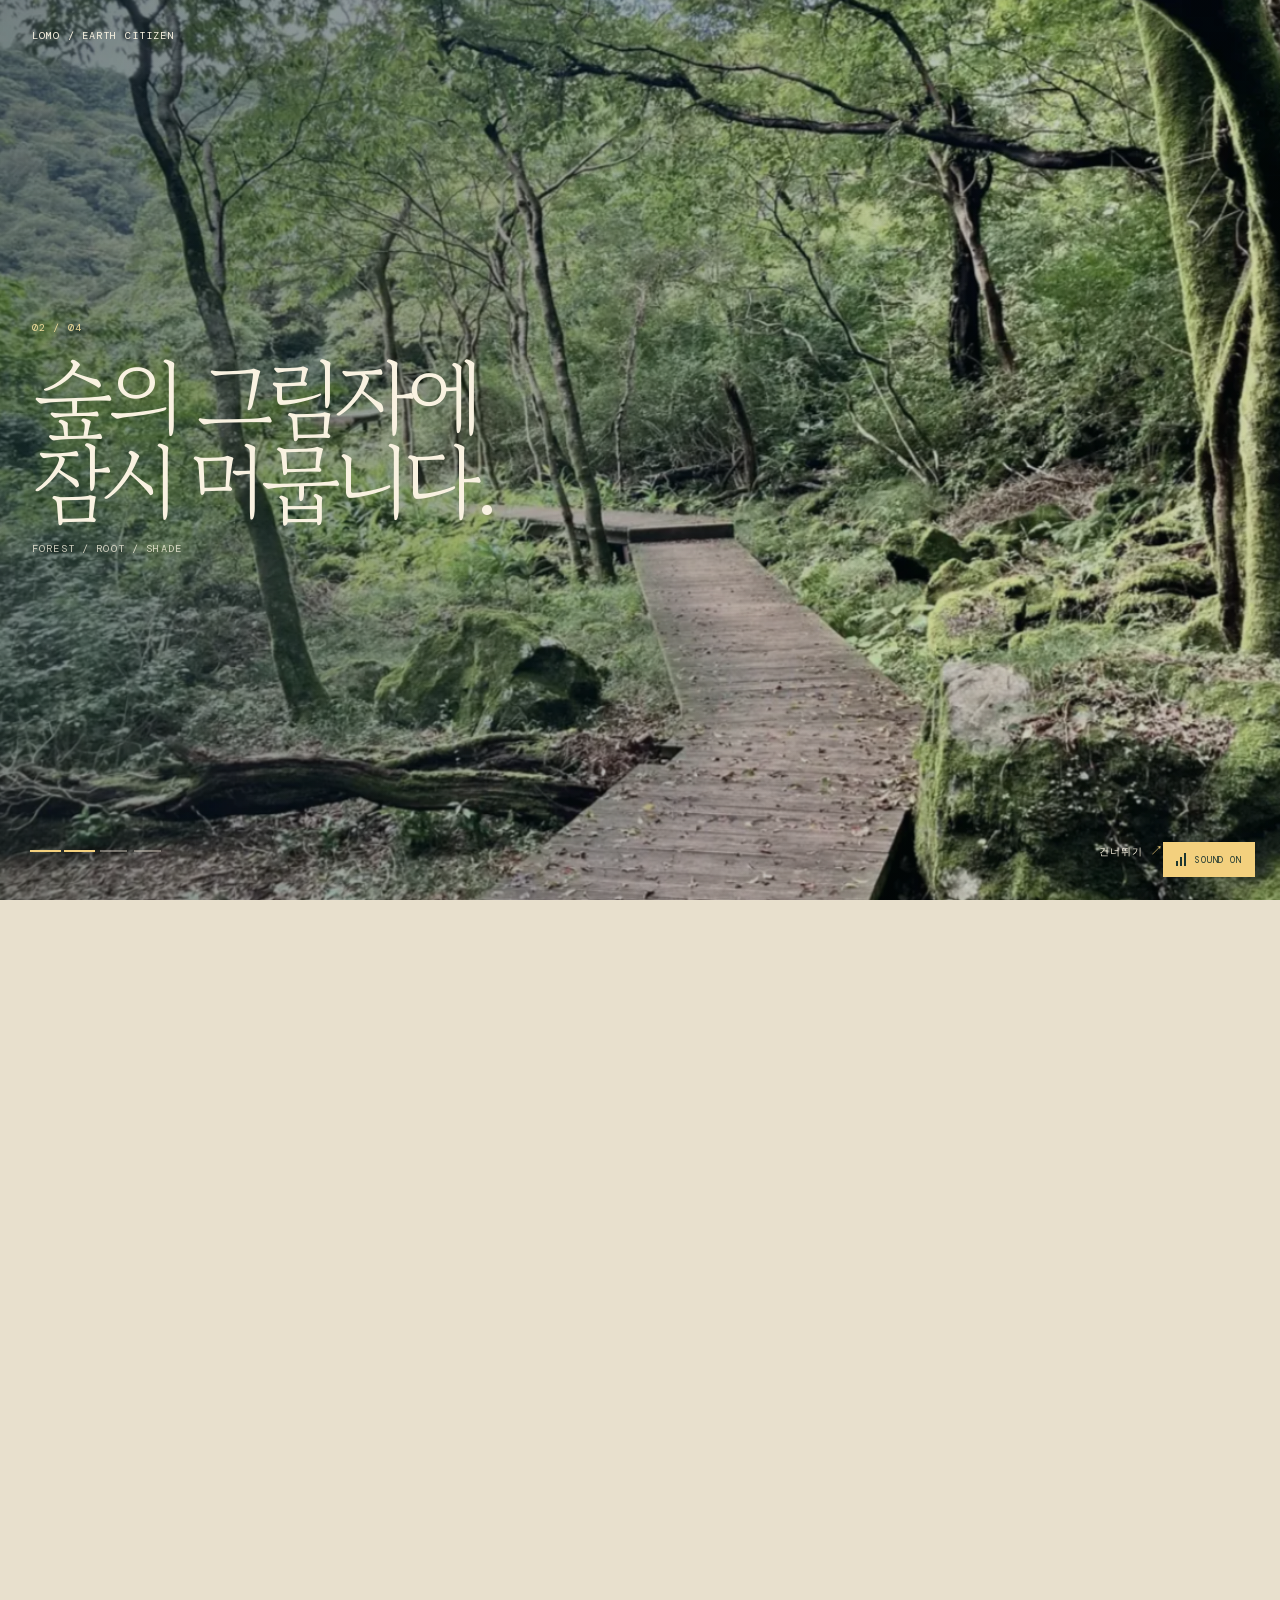
<file: index.html>
<!DOCTYPE html>
<html data-static-lang="ko" lang="ko">
<head>
<meta charset="utf-8"/>
<meta content="width=device-width, initial-scale=1.0" name="viewport"/>
<meta content="#e8e0cd" name="theme-color"/>
<meta content="여러 나라와 도시에서 직접 살아보고 이동하며 배운 것을 기록하는 Jikoo On의 Earth Citizen 아카이브. 여행·한달살기·바다·사진·LOMO Route Studio." name="description"/>
<meta content="Jikoo On" name="author"/>
<meta content="light" name="color-scheme"/>
<meta content="index, follow, max-image-preview:large" name="robots"/>
<script>
      try {
        const savedLanguage = localStorage.getItem("lomo-language");
        const browserLanguage = navigator.language || navigator.userLanguage || "";
        const staticLanguage = document.documentElement.dataset.staticLang;
        const initialLanguage = staticLanguage === "ko" || staticLanguage === "en" ? staticLanguage : (savedLanguage === "ko" || savedLanguage === "en" ? savedLanguage : (/^ko(?:-|$)/i.test(browserLanguage) ? "ko" : "en"));
        document.documentElement.lang = initialLanguage;
        document.documentElement.dataset.lang = initialLanguage;
      } catch (_) {
        document.documentElement.lang = "ko";
        document.documentElement.dataset.lang = "ko";
      }
    </script>
<script type="application/ld+json">
{
  "@context": "https://schema.org",
  "@graph": [
    {
      "@type": "WebSite",
      "@id": "https://jikoolomo.github.io/lomo-webpage/#website",
      "url": "https://jikoolomo.github.io/lomo-webpage/",
      "name": "Jikoo On · LOMO Links",
      "description": "여러 나라와 도시에서 직접 살아보고 이동하며 배운 것을 기록하는 Jikoo On의 Earth Citizen 아카이브. 여행·한달살기·바다·사진·LOMO Route Studio.",
      "inLanguage": "ko"
    },
    {
      "@type": "WebPage",
      "@id": "https://jikoolomo.github.io/lomo-webpage/#webpage",
      "url": "https://jikoolomo.github.io/lomo-webpage/ko/",
      "name": "Jikoo On · Earth Citizen | 여행하며 살아보고 만드는 기록",
      "description": "여러 나라와 도시에서 직접 살아보고 이동하며 배운 것을 기록하는 Jikoo On의 Earth Citizen 아카이브. 여행·한달살기·바다·사진·LOMO Route Studio.",
      "inLanguage": "ko",
      "isPartOf": {
        "@id": "https://jikoolomo.github.io/lomo-webpage/#website"
      },
      "about": {
        "@id": "https://jikoolomo.github.io/lomo-webpage/#person"
      },
      "primaryImageOfPage": {
        "@type": "ImageObject",
        "url": "https://jikoolomo.github.io/lomo-webpage/images/hero-earth.webp"
      }
    },
    {
      "@type": "Person",
      "@id": "https://jikoolomo.github.io/lomo-webpage/#person",
      "name": "Jikoo On",
      "alternateName": "지쿠 On",
      "sameAs": [
        "https://www.instagram.com/jikookim/",
        "https://brunch.co.kr/@eatfear",
        "https://eatfear.tistory.com/"
      ]
    }
  ]
}
</script>
<link href="https://jikoolomo.github.io/lomo-webpage/" rel="canonical"/>
<link href="https://jikoolomo.github.io/lomo-webpage/ko/" hreflang="ko" rel="alternate"/>
<link href="https://jikoolomo.github.io/lomo-webpage/en/" hreflang="en" rel="alternate"/>
<link href="https://jikoolomo.github.io/lomo-webpage/" hreflang="x-default" rel="alternate"/>
<meta content="https://jikoolomo.github.io/lomo-webpage/" property="og:url"/>
<meta content="website" property="og:type"/>
<meta content="Jikoo On · LOMO Links" property="og:site_name"/>
<meta content="Jikoo On · Earth Citizen | 여행하며 살아보고 만드는 기록" property="og:title"/>
<meta content="여행·사진·바다·LOMO Route Studio를 기록하는 Jikoo On의 Earth Citizen living archive." property="og:description"/>
<meta content="https://jikoolomo.github.io/lomo-webpage/images/og-image-ko.jpg" property="og:image"/>
<meta content="1200" property="og:image:width"/>
<meta content="630" property="og:image:height"/>
<meta content="image/jpeg" property="og:image:type"/>
<meta content="ko_KR" property="og:locale"/>
<meta content="en_US" property="og:locale:alternate"/>
<meta content="summary_large_image" name="twitter:card"/>
<meta content="Jikoo On · Earth Citizen | 여행하며 살아보고 만드는 기록" name="twitter:title"/>
<meta content="여행·사진·바다·LOMO Route Studio를 기록하는 Jikoo On의 Earth Citizen living archive." name="twitter:description"/>
<meta content="https://jikoolomo.github.io/lomo-webpage/images/og-image-ko.jpg" name="twitter:image"/>
<script>
      try {
        const replay = new URLSearchParams(location.search).get("intro") === "1";
        const reduced = matchMedia("(prefers-reduced-motion: reduce)").matches;
        const params = new URLSearchParams(location.search);
        const socialSource = /^(ig|instagram|threads|brunch|tistory)$/i.test(params.get("utm_source") || "") || /social/i.test(params.get("utm_medium") || "");
        if ((replay || (!socialSource && !localStorage.getItem("lomo-intro-seen"))) && !reduced) {
          document.documentElement.classList.add("intro-pending");
        }
      } catch (_) {}
    </script>
<link href="styles.min.css" rel="stylesheet"/>
<link as="font" crossorigin="" href="fonts/gowun-batang-400.woff2" rel="preload" type="font/woff2"/>
<link as="image" fetchpriority="high" href="images/intro-sea.webp" rel="preload" type="image/webp"/>
<link as="image" href="images/intro-forest.webp" rel="preload" type="image/webp"/>
<link as="image" href="images/intro-desert.webp" rel="preload" type="image/webp"/>
<link as="image" href="images/intro-moss.webp" rel="preload" type="image/webp"/>
<link as="image" fetchpriority="high" href="images/hero-earth.webp" imagesizes="(max-width: 600px) 88vw, 390px" imagesrcset="images/hero-earth-400.webp 400w, images/hero-earth.webp 1200w" rel="preload" type="image/webp"/>
<link href="data:image/svg+xml,%3Csvg xmlns='http://www.w3.org/2000/svg' viewBox='0 0 64 64'%3E%3Crect width='64' height='64' rx='12' fill='%23123f3d'/%3E%3Cpath d='M43 12C27 8 14 19 14 33c0 14 14 23 27 16 8-4 9-17 1-23-5-4-13-1-13 6 0 5 5 8 9 5' fill='none' stroke='%23e8e0cd' stroke-width='4.5' stroke-linecap='round'/%3E%3C/svg%3E" rel="icon"/>
<title>Jikoo On · Earth Citizen | 여행하며 살아보고 만드는 기록</title>
</head>
<body>
<!--
      LOMO Links / independent GitHub Pages source
      Brand idea: a citizen of Earth holding distant climates together.
      Replace only image URLs in styles.css when using personal photographs.
    -->
<div aria-hidden="true" class="ecosystem-intro" data-theme="sea" hidden="" id="ecosystem-intro">
<div aria-hidden="true" class="intro-landscapes">
  <div class="intro-landscape intro-landscape--sea is-active" data-theme="sea"></div>
  <div class="intro-landscape intro-landscape--forest" data-theme="forest"></div>
  <div class="intro-landscape intro-landscape--desert" data-theme="desert"></div>
  <div class="intro-landscape intro-landscape--moss" data-theme="moss"></div>
</div>
<div aria-hidden="true" class="intro-shade"></div>
<div class="intro-content">
<p class="intro-brand">LOMO / EARTH CITIZEN</p>
<div class="intro-center">
<span class="intro-number">01 / 04</span>
<p class="intro-korean">바다의 조류를<br/>따라갑니다.</p>
<p class="intro-english">SEA / SALT / TIDE</p>
</div>
<div class="intro-footer">
<div aria-hidden="true" class="intro-progress"><i class="is-active"></i><i></i><i></i><i></i></div>
<button class="intro-skip" data-i18n-html="intro.skip" type="button">건너뛰기 <span>↗</span></button>
</div>
</div>
</div>
<audio id="ambient-sea" loop="" preload="none"><source src="audio/lomo-sea-ambient.mp3" type="audio/mpeg"/></audio>
<audio id="ambient-forest" loop="" preload="none"><source src="audio/lomo-forest-ambient.mp3" type="audio/mpeg"/></audio>
<audio id="ambient-desert" loop="" preload="none"><source src="audio/lomo-desert-ambient.mp3" type="audio/mpeg"/></audio>
<audio id="ambient-moss" loop="" preload="none"><source src="audio/lomo-moss-ambient.mp3" type="audio/mpeg"/></audio>
<button aria-label="자연 배경음 켜기" aria-pressed="false" class="sound-toggle" data-sound-toggle="" type="button">
<span aria-hidden="true" class="sound-glyph"><i></i><i></i><i></i></span>
<span aria-live="polite" data-sound-label="">SOUND OFF</span>
</button>
<main class="site-shell" id="site-content">
<div aria-hidden="true" class="contour contour--top"></div>
<header class="site-header wrap">
<a aria-label="Jikoo On 홈으로 이동" class="brand" data-i18n-aria-label="brand.home" href="#top">
<svg aria-hidden="true" class="brand-mark" fill="none" viewbox="0 0 48 48">
<path d="M33.5 8.5C22 5 11 12.3 11 24.5c0 11.5 11.2 18.4 21.7 13.1 7.7-3.9 8.4-14.2 1.5-19.2-4.6-3.3-11.2-.6-11.2 5.1 0 4 4.2 6.4 7.5 4.1" stroke="currentColor" stroke-linecap="round" stroke-width="3.4"></path>
<path d="M24 14.5c3.5 2.9 5.2 6.1 5.2 9.5 0 3.9-1.9 7.1-5.7 9.7" stroke="currentColor" stroke-linecap="round" stroke-width="2"></path>
</svg>
<span>
<b>JIKOO ON</b>
<em>LOMO LINKS / LIVING ARCHIVE</em>
</span>
</a>
  <div class="header-tools">
    <p class="header-climates" data-i18n="header.climates">○ 바다 · 숲 · 사막 · 이끼숲</p>
    <div aria-label="언어 선택" class="language-switcher" data-i18n-aria-label="language.group" role="group">
      <a aria-current="page" data-language="ko" href="ko/">한국어</a><span aria-hidden="true">/</span><a data-language="en" href="en/">EN</a>
    </div>
  </div>
</header>
<section aria-labelledby="page-title" class="hero wrap">
  <div class="hero-copy">
    <p class="eyebrow" data-i18n="hero.eyebrow">JIKOO ON / EARTH CITIZEN</p>
    <h1 data-i18n-html="hero.titleNew" id="page-title">여행지를 찾는 게 아니라,<br/>나에게 맞는 <i>삶의 장소</i>를 찾습니다.</h1>
    <p class="hero-lead" data-i18n="hero.bodyNew">지구 위 여러 도시에서 직접 살아보고, 이동하고, 사람을 만나고, 바다에 들어가고, 그 과정에서 알게 된 것들을 기록합니다.</p>
    <p class="hero-lead hero-lead-secondary" data-i18n="hero.bodySecondary">그리고 그 경험으로 새로운 도구를 만듭니다.</p>
    <div class="hero-actions">
      <a class="button button-primary" data-track="hero-earth-citizen" href="#explore" data-i18n="hero.primary">EARTH CITIZEN에서 시작하기 ↘</a>
      <a class="button button-secondary" data-track="hero-route-studio" href="#route-studio" data-i18n="hero.secondary">내 여행을 ROUTE로 만들기 ↗</a>
    </div>
    <div class="hero-meta-bar">
      <p class="geo-line">VIETNAM · THAILAND · PHILIPPINES · INDONESIA · LAOS · JAPAN · USA</p>
      <p class="origin-quote" data-i18n-html="hero.origin">물이 무서웠습니다.<br/><strong>지금은 다이버입니다.</strong></p>
    </div>
  </div>
  <figure class="hero-polaroid">
    <img alt="안개가 감도는 숲과 산의 풍경" data-i18n-alt="image.hero" decoding="async" fetchpriority="high" loading="eager" sizes="(max-width: 600px) 88vw, 390px" src="images/hero-earth.webp" srcset="images/hero-earth-400.webp 400w, images/hero-earth.webp 1200w"/>
    <figcaption><span>FIELD NOTE / EARTH</span><span>shared climates</span></figcaption>
    <div class="biome-strip">
      <span class="sea">SEA / SALT</span>
      <span class="forest">FOREST / ROOT</span>
      <span class="desert">DESERT / DUST</span>
      <span class="moss">MOSS / MIST</span>
    </div>
  </figure>
</section>

<section aria-labelledby="explore-title" class="section-block explore-section wrap" id="explore">
  <div class="section-heading">
    <p>SECTION 02 / FIELD DIRECTIONS</p>
    <h2 data-i18n="explore.title" id="explore-title">WHAT ARE YOU LOOKING FOR?</h2>
    <span data-i18n="explore.lead">하나의 플랫폼이 아니라, 지금 당신이 궁금한 방향에서 시작하세요.</span>
  </div>
  <div class="explore-grid">
    <a class="explore-card sea-card" data-sound-theme="desert" href="#field-notes">
      <span class="card-index">01 / LIVE</span>
      <h3 data-i18n="explore.live.title">어디에서 살아볼까</h3>
      <p data-i18n="explore.live.body">도시 · 한달살기 · 생활비 · 날씨 · 동네 · 장기체류</p>
      <span class="card-arrow">↘</span>
    </a>
    <a class="explore-card forest-card" data-sound-theme="sea" href="#route-studio">
      <span class="card-index">02 / MOVE</span>
      <h3 data-i18n="explore.move.title">어떻게 이동할까</h3>
      <p data-i18n="explore.move.body">국경 · 항공 · 버스 · 비자 · 이동 · 여행 준비</p>
      <span class="card-arrow">↘</span>
    </a>
    <a class="explore-card desert-card" data-sound-theme="forest" href="#archive">
      <span class="card-index">03 / CONNECT</span>
      <h3 data-i18n="explore.connect.title">낯선 곳에서 어떻게 살아갈까</h3>
      <p data-i18n="explore.connect.body">혼자 여행 · 사람 만나기 · 관계 · 커뮤니티 · 현지생활</p>
      <span class="card-arrow">↘</span>
    </a>
    <a class="explore-card moss-card" data-sound-theme="sea" href="#field-notes">
      <span class="card-index">04 / EXPLORE</span>
      <h3 data-i18n="explore.explore.title">무엇을 경험할까</h3>
      <p data-i18n="explore.explore.body">다이빙 · 서핑 · 섬 · 바다 · 자연 · 모험</p>
      <span class="card-arrow">↘</span>
    </a>
    <a class="explore-card make-card" data-sound-theme="moss" href="#route-studio">
      <span class="card-index">05 / MAKE / RECORD</span>
      <h3 data-i18n="explore.make.title">경험을 어떻게 남길까</h3>
      <p data-i18n="explore.make.body">사진 · 글 · LOMO Route Studio · 만들기</p>
      <span class="card-arrow">↘</span>
    </a>
  </div>
</section>

<section aria-labelledby="field-notes-title" class="section-block field-notes-section wrap" id="field-notes">
  <div class="section-heading">
    <p>SECTION 03 / LIVING ARCHIVE</p>
    <h2 data-i18n="notes.title" id="field-notes-title">LATEST FIELD NOTES</h2>
    <span data-i18n="notes.lead">최근 현장 기록. 플랫폼보다 먼저, 경험과 문장을 만납니다.</span>
  </div>
  <div aria-live="polite" class="field-notes-grid" data-field-notes>
    <a class="field-note" data-sound-theme="desert" data-track="field-note" href="https://eatfear.tistory.com/" rel="noreferrer noopener" target="_blank">
      <img alt="동남아에서 한 달 살아본다면 어디가 좋을까" class="field-note-image" height="360" loading="lazy" src="images/desert-240.webp" width="640"/>
      <div class="field-note-copy">
        <div class="field-note-meta"><span>EARTH CITIZEN / LIVING</span><span>FIELD NOTE 01</span></div>
        <h3 data-note-title-ko="동남아에서 한 달 살아본다면 어디가 좋을까" data-note-title-en="Where should you live in Southeast Asia for a month?">동남아에서 한 달 살아본다면 어디가 좋을까</h3>
        <p data-note-desc-ko="도시의 속도와 동네의 리듬을 직접 살아본 기록." data-note-desc-en="A field note on city pace, neighborhood rhythm, and staying awhile.">도시의 속도와 동네의 리듬을 직접 살아본 기록.</p>
        <div class="field-note-footer"><span>SOUTHEAST ASIA / Tistory</span><span>READ ↗</span></div>
      </div>
    </a>
    <a class="field-note" data-sound-theme="sea" data-track="field-note" href="https://www.instagram.com/jikookim/" rel="noreferrer noopener" target="_blank">
      <img alt="물을 무서워하던 사람이 다이버가 되기까지" class="field-note-image" height="360" loading="lazy" src="images/sea-240.webp" width="640"/>
      <div class="field-note-copy">
        <div class="field-note-meta"><span>WATER / EXPERIENCE</span><span>FIELD NOTE 02</span></div>
        <h3 data-note-title-ko="물을 무서워하던 사람이 다이버가 되기까지" data-note-title-en="From being afraid of water to becoming a diver">물을 무서워하던 사람이 다이버가 되기까지</h3>
        <p data-note-desc-ko="두려움을 지나 바다에 들어가며 배운 것들." data-note-desc-en="What the water taught me after fear stopped being the whole story.">두려움을 지나 바다에 들어가며 배운 것들.</p>
        <div class="field-note-footer"><span>THE WATER / Instagram</span><span>READ ↗</span></div>
      </div>
    </a>
    <a class="field-note" data-sound-theme="forest" data-track="field-note" href="https://brunch.co.kr/@eatfear" rel="noreferrer noopener" target="_blank">
      <img alt="혼자 다낭에 가서 사람을 만나는 방법" class="field-note-image" height="360" loading="lazy" src="images/forest-240.webp" width="640"/>
      <div class="field-note-copy">
        <div class="field-note-meta"><span>CITY / CONNECTION</span><span>FIELD NOTE 03</span></div>
        <h3 data-note-title-ko="혼자 다낭에 가서 사람을 만나는 방법" data-note-title-en="How to meet people when you travel alone">혼자 다낭에 가서 사람을 만나는 방법</h3>
        <p data-note-desc-ko="낯선 도시에서 관계를 시작하는 작고 구체적인 방법." data-note-desc-en="Small, practical ways to begin a connection in an unfamiliar city.">낯선 도시에서 관계를 시작하는 작고 구체적인 방법.</p>
        <div class="field-note-footer"><span>DA NANG / Brunch</span><span>READ ↗</span></div>
      </div>
    </a>
  </div>
</section>

<section aria-labelledby="route-title" class="route-feature section-block wrap" data-sound-theme="sea" id="route-studio">
  <div class="route-feature-copy">
    <p class="eyebrow">SECTION 04 / ROUTE TOOL</p>
    <h2 data-i18n-html="route.titleNew" id="route-title">여행이 끝난 뒤에도<br/><i>당신이 움직인 길은 남습니다.</i></h2>
    <p data-i18n="route.bodyNew">여행 사진 속 시간과 위치를 읽어, 당신이 지구 위에서 움직인 경로를 하나의 영상으로 만듭니다.</p>
    <a class="button button-route" data-track="route-studio-appstore" href="https://apps.apple.com/app/id6782547819" rel="noreferrer noopener" target="_blank" data-i18n="route.ctaNew">APP STORE에서 무료로 시작하기 ↗</a>
    <small>YOUR PHOTOS → YOUR ROUTE → YOUR STORY</small>
  </div>
  <img alt="자연 속 여행 노트" data-i18n-alt="image.route" decoding="async" height="800" loading="lazy" sizes="(max-width: 600px) 100vw, 42vw" src="images/route-480.webp" srcset="images/route-480.webp 480w, images/route.webp 1200w" width="1200"/>
</section>

<section aria-labelledby="archive-title" class="archive-section section-block wrap" id="archive">
  <div class="section-heading">
    <p>SECTION 05 / FOLLOW THE RECORDS</p>
    <h2 data-i18n="archive.title" id="archive-title">ARCHIVE / FOLLOW THE RECORDS</h2>
  </div>
  <div class="link-list">
    <a class="waypoint sea-waypoint" data-sound-theme="sea" data-track="instagram" href="https://www.instagram.com/jikookim/" rel="noreferrer noopener" target="_blank">
      <span class="waypoint-number">01</span><span class="waypoint-icon">◎</span>
      <span class="waypoint-title"><small>WAYPOINT 01 / LIGHT ARCHIVE</small><b>Instagram</b><em>@jikookim</em></span>
      <img alt="산호초 위를 지나는 가오리와 물고기" class="waypoint-photo sea-photo" data-i18n-alt="image.sea" decoding="async" height="800" loading="lazy" sizes="(max-width: 600px) 60px, (max-width: 860px) 90px, 108px" src="images/sea-240.webp" srcset="images/sea-120.webp 120w, images/sea-240.webp 240w, images/sea.webp 1200w" width="1200"/>
      <span class="waypoint-note" data-i18n="waypoint.instagram.note">서로 다른 빛을 모은 사진 기록</span><span class="waypoint-arrow">↗</span>
    </a>
    <a class="waypoint forest-waypoint" data-sound-theme="forest" data-track="brunch" href="https://brunch.co.kr/@eatfear" rel="noreferrer noopener" target="_blank">
      <span class="waypoint-number">02</span><span class="waypoint-icon">≋</span>
      <span class="waypoint-title"><small>WAYPOINT 02 / ESSAY STRATUM</small><b>브런치</b><em data-i18n="waypoint.brunch.title">풍경이 지나간 뒤 남는 문장</em></span>
      <img alt="이끼 낀 나무와 바닥길이 이어지는 숲" class="waypoint-photo forest-photo" data-i18n-alt="image.forest" decoding="async" height="800" loading="lazy" sizes="(max-width: 600px) 60px, (max-width: 860px) 90px, 108px" src="images/forest-240.webp" srcset="images/forest-120.webp 120w, images/forest-240.webp 240w, images/forest.webp 1200w" width="1200"/>
      <span class="waypoint-note" data-i18n="waypoint.brunch.note">느린 여행을 오래 바라본 에세이</span><span class="waypoint-arrow">↗</span>
    </a>
    <a class="waypoint desert-waypoint" data-sound-theme="desert" data-track="tistory" href="https://eatfear.tistory.com/" rel="noreferrer noopener" target="_blank">
      <span class="waypoint-number">03</span><span class="waypoint-icon">△</span>
      <span class="waypoint-title"><small>WAYPOINT 03 / FIELD &amp; CITY NOTES</small><b>Tistory</b><em data-i18n="waypoint.tistory.title">도시 · 체류 · 실용 여행 노트</em></span>
      <img alt="붉은 사막의 능선을 담은 사진" class="waypoint-photo desert-photo" data-i18n-alt="image.desert" decoding="async" height="800" loading="lazy" sizes="(max-width: 600px) 60px, (max-width: 860px) 90px, 108px" src="images/desert-240.webp" srcset="images/desert-120.webp 120w, images/desert-240.webp 240w, images/desert.webp 1200w" width="1200"/>
      <span class="waypoint-note" data-i18n="waypoint.tistory.note">몸으로 배우는 낯선 도시 기록</span><span class="waypoint-arrow">↗</span>
    </a>
    <a class="waypoint moss-waypoint" data-sound-theme="moss" data-track="lomo-earth" href="https://www.instagram.com/lomo.earth/" rel="noreferrer noopener" target="_blank">
      <span class="waypoint-number">04</span><span class="waypoint-icon">✧</span>
      <span class="waypoint-title"><small>WAYPOINT 04 / LIVING TERRARIUM</small><b>LOMO Earth</b><em>@lomo.earth</em></span>
      <img alt="깊은 숲과 이끼의 풍경" class="waypoint-photo moss-photo" data-i18n-alt="image.house" decoding="async" height="800" loading="lazy" sizes="(max-width: 600px) 60px, (max-width: 860px) 90px, 108px" src="images/moss-480.webp" srcset="images/moss-480.webp 480w, images/moss-720.webp 720w, images/moss.webp 1200w" width="1200"/>
      <span class="waypoint-note" data-i18n="archive.lomoEarth">LOMO World / House / Experiments</span><span class="waypoint-arrow">↗</span>
    </a>
    <a class="waypoint config-link" data-config-key="threadsUrl" data-sound-theme="forest" data-track="threads" rel="noreferrer noopener" target="_blank" hidden>
      <span class="waypoint-number">05</span><span class="waypoint-icon">◎</span>
      <span class="waypoint-title"><small>WAYPOINT 05 / TEXT CONVERSATION</small><b>Threads</b><em>@threads</em></span>
      <span class="waypoint-note" data-i18n="archive.threads">Follow the next field note</span><span class="waypoint-arrow">↗</span>
    </a>
  </div>
</section>

<section aria-labelledby="house-section-title" class="section-block wrap" id="lomo-house">
  <div class="future-house" data-sound-theme="moss">
    <img alt="깊은 숲과 이끼의 풍경" class="house-photo" data-i18n-alt="image.house" decoding="async" height="800" loading="lazy" sizes="(max-width: 600px) calc(100vw - 58px), 320px" src="images/moss-720.webp" srcset="images/moss-480.webp 480w, images/moss-720.webp 720w, images/moss.webp 1200w" width="1200"/>
    <div class="house-copy">
      <small>SECTION 06 / FUTURE SHELTER</small>
      <h2 data-i18n="house.titleNew" id="house-section-title">LOMO House</h2>
      <p data-i18n-html="house.teaser">바다의 수분, 사막의 빛, 숲과 이끼의 시간을<br/>함께 품을 집의 스케치.</p>
      <button aria-controls="lomo-house-modal" aria-haspopup="dialog" class="button button-house" data-modal-open="" data-track="lomo-house-modal" type="button">
        <span data-i18n="house.openModal">HOUSE 스케치 열기 ↗</span>
      </button>
    </div>
  </div>
</section>
<footer class="site-footer wrap">
<div class="specimen-tray">
<p>✧ ONE TERRARIUM / MANY CLIMATES</p>
<span class="salt">SALT</span><span class="sap">SAP</span><span class="sand">SAND</span><span class="moss-specimen">MOSS</span>
</div>
<p>© 2026 Jikoo Kim · 지쿠 On</p>
<a data-i18n="footer.back" href="#top">BACK TO SURFACE ↗</a>
</footer>
<div aria-hidden="true" class="contour contour--bottom"></div>
</main>
<div aria-describedby="house-modal-description" aria-hidden="true" aria-labelledby="house-modal-title" aria-modal="true" class="modal-backdrop" hidden="" id="lomo-house-modal" role="dialog">
<section class="house-modal" tabindex="-1">
<button aria-label="LOMO House 상세 창 닫기" class="modal-close" data-i18n-aria-label="modal.close" data-modal-close="" type="button"><span data-i18n="modal.closeText">닫기</span> <span>×</span></button>
<img alt="안개와 숲이 공존하는 자연 풍경" class="modal-image" data-i18n-alt="image.modal" decoding="async" height="1000" loading="lazy" sizes="(max-width: 600px) calc(100vw - 26px), 45vw" src="images/house-480.webp" srcset="images/house-480.webp 480w, images/house.webp 1200w" width="1200"/>
<div class="modal-content">
<p class="modal-kicker">LOMO HOUSE / A FUTURE SHELTER</p>
<h2 data-i18n-html="modal.title" id="house-modal-title">서로 먼 기후가<br/><i>함께 머무는 집</i></h2>
<p class="modal-lead" data-i18n="modal.lead" id="house-modal-description">LOMO House는 여행에서 만난 상반된 환경을 한 지붕 아래에서 상상하는, 아직은 미래형 테라리움 하우스입니다.</p>
<p class="modal-body" data-i18n="modal.body">바다의 습도와 사막의 빛, 숲의 그림자와 이끼의 느린 시간을 분리하지 않고 한 공간의 감각으로 엮습니다. 국경을 넘어 지구 위에 살아가는 태도처럼, LOMO House는 서로 다른 조건이 관계를 맺는 방식에 대한 스케치입니다.</p>
<div aria-label="LOMO House의 네 가지 환경" class="modal-biomes" data-i18n-aria-label="modal.biomesLabel">
<span class="sea">SEA<br/><b data-i18n="biome.sea">수분과 조류</b></span><span class="forest">FOREST<br/><b data-i18n="biome.forest">그림자와 뿌리</b></span><span class="desert">DESERT<br/><b data-i18n="biome.desert">빛과 온기</b></span><span class="moss">MOSS<br/><b data-i18n="biome.moss">안개와 시간</b></span>
</div>
<a class="modal-outbound" data-i18n="modal.cta" href="https://www.instagram.com/lomo.earth/" rel="noreferrer noopener" target="_blank">LOMO.earth에서 스케치 보기 ↗</a>
</div>
</section>
</div>
<script>window.LOMO_SITE_CONFIG={threadsUrl:"",newsletterUrl:"",creatorPortfolioUrl:"",collaborationUrl:"",businessEmail:""};</script>
<script defer="" src="locales.js"></script>
<script defer="" src="script.js"></script>
<!-- Cloudflare Web Analytics -->
<script data-cf-beacon='{"token": "00f51e51215d4da5a0dc3841df4be704"}' src="https://static.cloudflareinsights.com/beacon.min.js" type="module"></script>
<!-- End Cloudflare Web Analytics -->
</body>
</html>
</file>
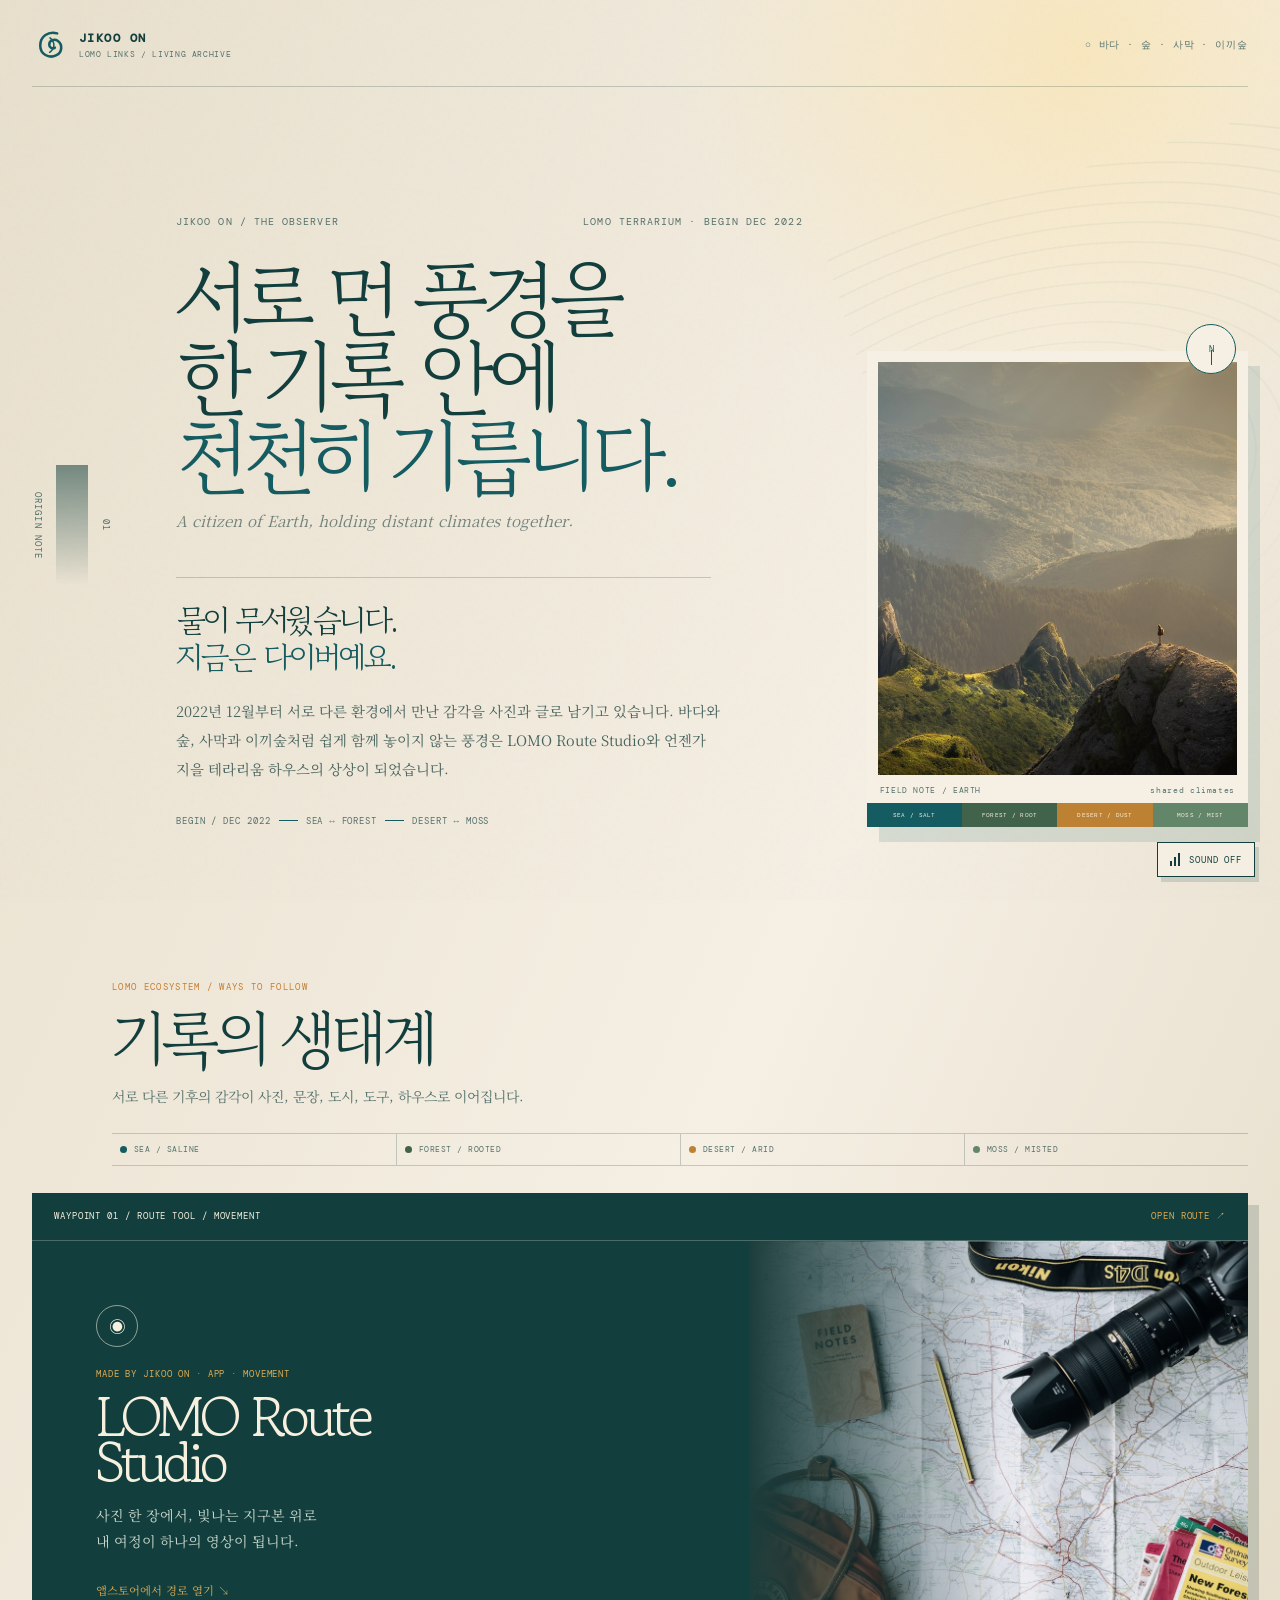
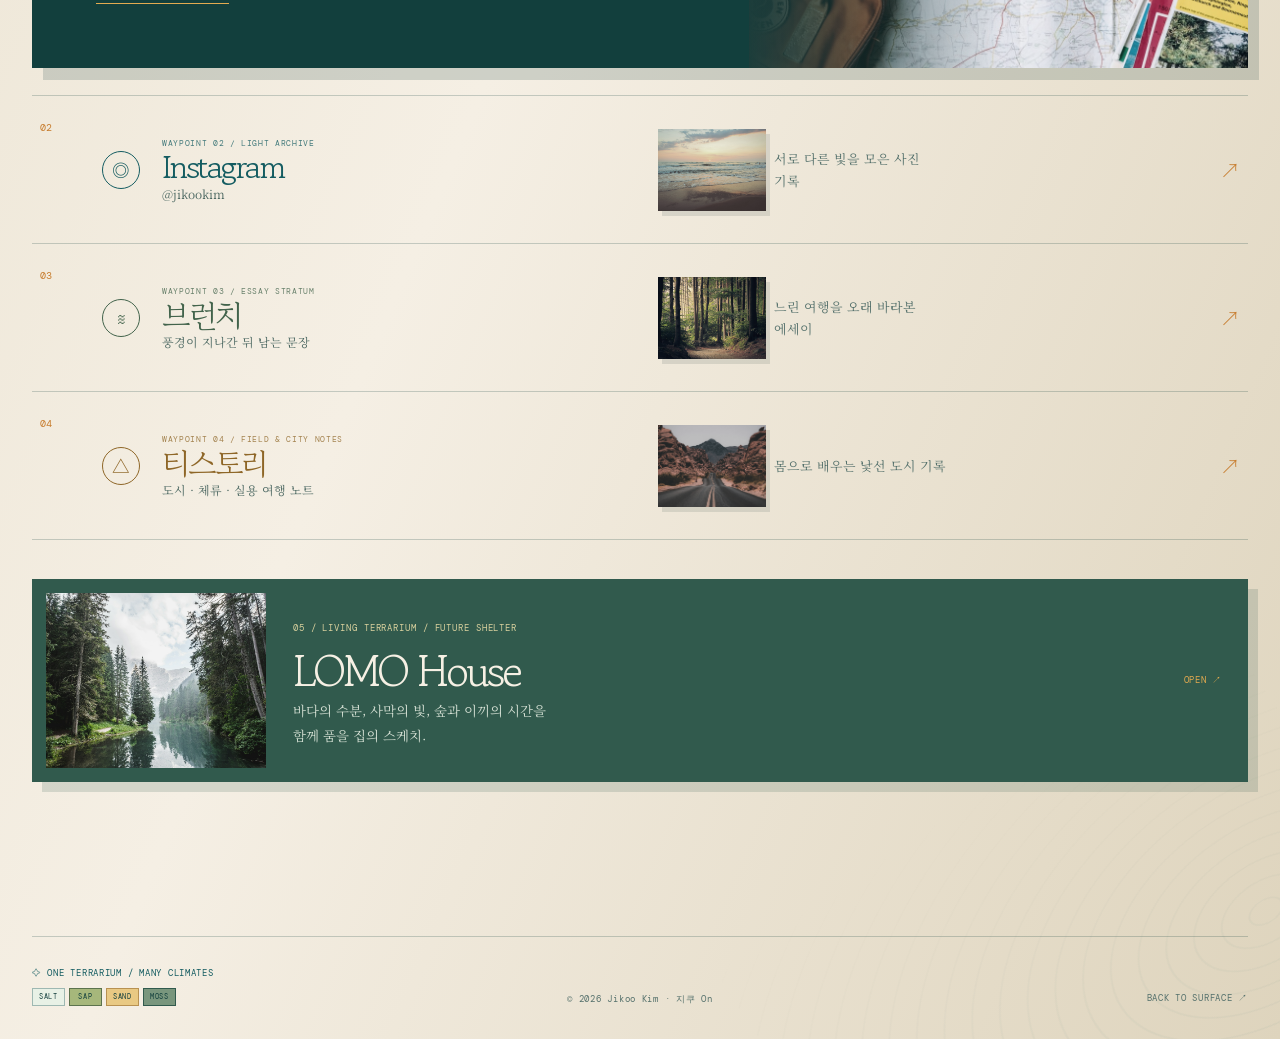
<file: LOMO-Links-GitHub-Pages/index.html>
<!doctype html>
<html lang="ko">
  <head>
    <meta charset="UTF-8" />
    <meta name="viewport" content="width=device-width, initial-scale=1.0" />
    <meta name="theme-color" content="#e8e0cd" />
    <meta
      name="description"
      content="지구 위에서 서로 먼 풍경을 한 기록 안에 기르는, Jikoo On의 LOMO Links." />
    <meta name="author" content="Jikoo On" />
    <meta name="color-scheme" content="light" />
    <meta property="og:type" content="website" />
    <meta property="og:site_name" content="Jikoo On · LOMO Links" />
    <meta property="og:title" content="Jikoo On · LOMO Links" />
    <meta property="og:description" content="서로 먼 풍경을 한 기록 안에 천천히 기릅니다." />
    <meta property="og:image" content="https://images.unsplash.com/photo-1469474968028-56623f02e42e?auto=format&fit=crop&w=1200&q=85" />
    <meta name="twitter:card" content="summary_large_image" />
    <meta name="twitter:title" content="Jikoo On · LOMO Links" />
    <meta name="twitter:description" content="서로 먼 풍경을 한 기록 안에 천천히 기릅니다." />
    <meta name="twitter:image" content="https://images.unsplash.com/photo-1469474968028-56623f02e42e?auto=format&fit=crop&w=1200&q=85" />
    <script>
      try {
        const replay = new URLSearchParams(location.search).get("intro") === "1";
        const reduced = matchMedia("(prefers-reduced-motion: reduce)").matches;
        if ((replay || !localStorage.getItem("lomo-intro-seen")) && !reduced) {
          document.documentElement.classList.add("intro-pending");
        }
      } catch (_) {}
    </script>
    <link rel="preconnect" href="https://fonts.googleapis.com" />
    <link rel="preconnect" href="https://fonts.gstatic.com" crossorigin />
    <link rel="preconnect" href="https://images.unsplash.com" />
    <link
      href="https://fonts.googleapis.com/css2?family=DM+Mono:wght@400;500&family=Gowun+Batang:wght@400;700&family=Noto+Serif+KR:wght@400;500;600&display=swap"
      rel="stylesheet" />
    <link rel="stylesheet" href="styles.css" />
    <title>Jikoo On · LOMO Links</title>
  </head>

  <body>
    <!--
      LOMO Links / independent GitHub Pages source
      Brand idea: a citizen of Earth holding distant climates together.
      Replace only image URLs in styles.css when using personal photographs.
    -->
    <div class="ecosystem-intro" id="ecosystem-intro" data-theme="sea" aria-hidden="true" hidden>
      <div class="intro-landscape" aria-hidden="true"></div>
      <div class="intro-shade" aria-hidden="true"></div>
      <div class="intro-content">
        <p class="intro-brand">LOMO / EARTH CITIZEN</p>
        <div class="intro-center" aria-live="polite">
          <span class="intro-number">01 / 04</span>
          <p class="intro-korean">바다의 조류를<br />따라갑니다.</p>
          <p class="intro-english">SEA / SALT / TIDE</p>
        </div>
        <div class="intro-footer">
          <div class="intro-progress" aria-hidden="true"><i></i><i></i><i></i><i></i></div>
          <button class="intro-skip" type="button">건너뛰기 <span>↗</span></button>
        </div>
      </div>
    </div>

    <audio id="ambient-sea" loop preload="none"><source src="audio/lomo-sea-ambient.mp3" type="audio/mpeg" /></audio>
    <audio id="ambient-forest" loop preload="none"><source src="audio/lomo-forest-ambient.mp3" type="audio/mpeg" /></audio>
    <audio id="ambient-desert" loop preload="none"><source src="audio/lomo-desert-ambient.mp3" type="audio/mpeg" /></audio>
    <audio id="ambient-moss" loop preload="none"><source src="audio/lomo-moss-ambient.mp3" type="audio/mpeg" /></audio>

    <button class="sound-toggle" type="button" data-sound-toggle aria-pressed="false" aria-label="자연 배경음 켜기">
      <span class="sound-glyph" aria-hidden="true"><i></i><i></i><i></i></span>
      <span data-sound-label aria-live="polite">SOUND OFF</span>
    </button>

    <main class="site-shell" id="site-content">
      <div class="contour contour--top" aria-hidden="true"></div>

      <header class="site-header wrap">
        <a class="brand" href="#top" aria-label="Jikoo On 홈으로 이동">
          <svg class="brand-mark" viewBox="0 0 48 48" fill="none" aria-hidden="true">
            <path d="M33.5 8.5C22 5 11 12.3 11 24.5c0 11.5 11.2 18.4 21.7 13.1 7.7-3.9 8.4-14.2 1.5-19.2-4.6-3.3-11.2-.6-11.2 5.1 0 4 4.2 6.4 7.5 4.1" stroke="currentColor" stroke-width="3.4" stroke-linecap="round"/>
            <path d="M24 14.5c3.5 2.9 5.2 6.1 5.2 9.5 0 3.9-1.9 7.1-5.7 9.7" stroke="currentColor" stroke-width="2" stroke-linecap="round"/>
          </svg>
          <span>
            <b>JIKOO ON</b>
            <em>LOMO LINKS / LIVING ARCHIVE</em>
          </span>
        </a>
        <p class="header-climates">○ 바다 · 숲 · 사막 · 이끼숲</p>
      </header>

      <section class="hero wrap" aria-labelledby="page-title">
        <aside class="origin-rail" aria-label="기록의 시작">
          <span>01</span><i></i><span>ORIGIN NOTE</span>
        </aside>

        <div class="hero-copy">
          <div class="meta-line">
            <span>JIKOO ON / THE OBSERVER</span>
            <span>LOMO TERRARIUM · BEGIN DEC 2022</span>
          </div>
          <h1 id="page-title">서로 먼 풍경을<br />한 기록 안에<br /><i>천천히 기릅니다.</i></h1>
          <p class="english-line">A citizen of Earth, holding distant climates together.</p>
          <div class="rule"></div>
          <p class="origin-quote">물이 무서웠습니다.<br /><strong>지금은 다이버예요.</strong></p>
          <p class="intro-body">
            2022년 12월부터 서로 다른 환경에서 만난 감각을 사진과 글로 남기고 있습니다.
            바다와 숲, 사막과 이끼숲처럼 쉽게 함께 놓이지 않는 풍경은 LOMO Route Studio와
            언젠가 지을 테라리움 하우스의 상상이 되었습니다.
          </p>
          <div class="fact-line" aria-label="LOMO 기록의 핵심 환경">
            <span>BEGIN / DEC 2022</span><i></i><span>SEA ↔ FOREST</span><i></i><span>DESERT ↔ MOSS</span>
          </div>
        </div>

        <figure class="hero-polaroid">
            <img
            src="images/hero-earth.jpg"
            alt="안개가 감도는 숲과 산의 풍경"
            loading="eager"
            fetchpriority="high"
            decoding="async" />
          <figcaption><span>FIELD NOTE / EARTH</span><span>shared climates</span></figcaption>
          <div class="biome-strip" aria-label="LOMO가 품는 생태계">
            <span class="sea">SEA / SALT</span><span class="forest">FOREST / ROOT</span><span class="desert">DESERT / DUST</span><span class="moss">MOSS / MIST</span>
          </div>
          <span class="north" aria-hidden="true">N<i></i></span>
        </figure>
      </section>

      <section class="waypoints wrap" aria-labelledby="waypoints-title">
        <div class="section-heading">
          <p>LOMO ECOSYSTEM / WAYS TO FOLLOW</p>
          <h2 id="waypoints-title">기록의 생태계</h2>
          <span>서로 다른 기후의 감각이 사진, 문장, 도시, 도구, 하우스로 이어집니다.</span>
        </div>

        <div class="climate-index" aria-label="네 가지 환경의 공존">
          <span><i class="dot sea-dot"></i>SEA / SALINE</span>
          <span><i class="dot forest-dot"></i>FOREST / ROOTED</span>
          <span><i class="dot desert-dot"></i>DESERT / ARID</span>
          <span><i class="dot moss-dot"></i>MOSS / MISTED</span>
        </div>

        <a class="feature-route" href="https://apps.apple.com/app/id6782547819" target="_blank" rel="noreferrer noopener" data-sound-theme="sea">
          <div class="route-top"><span>WAYPOINT 01 / ROUTE TOOL / MOVEMENT</span><span>OPEN ROUTE ↗</span></div>
          <div class="route-content">
            <div class="route-copy">
              <span class="compass" aria-hidden="true">◉</span>
              <small>MADE BY JIKOO ON · APP · MOVEMENT</small>
              <h3>LOMO Route<br />Studio</h3>
              <p>사진 한 장에서, 빛나는 지구본 위로<br />내 여정이 하나의 영상이 됩니다.</p>
              <b>앱스토어에서 경로 열기 ↘</b>
            </div>
            <div class="route-image" role="img" aria-label="자연 속 여행 노트"></div>
          </div>
        </a>

        <div class="link-list">
          <a class="waypoint sea-waypoint" href="https://www.instagram.com/jikookim/" target="_blank" rel="noreferrer noopener" data-sound-theme="sea">
            <span class="waypoint-number">02</span><span class="waypoint-icon">◎</span>
            <span class="waypoint-title"><small>WAYPOINT 02 / LIGHT ARCHIVE</small><b>Instagram</b><em>@jikookim</em></span>
            <span class="waypoint-photo sea-photo" role="img" aria-label="해안의 조수와 모래를 담은 사진"></span>
            <span class="waypoint-note">서로 다른 빛을 모은 사진 기록</span><span class="waypoint-arrow">↗</span>
          </a>
          <a class="waypoint forest-waypoint" href="https://brunch.co.kr/@eatfear" target="_blank" rel="noreferrer noopener" data-sound-theme="forest">
            <span class="waypoint-number">03</span><span class="waypoint-icon">≋</span>
            <span class="waypoint-title"><small>WAYPOINT 03 / ESSAY STRATUM</small><b>브런치</b><em>풍경이 지나간 뒤 남는 문장</em></span>
            <span class="waypoint-photo forest-photo" role="img" aria-label="안개 낀 숲을 담은 사진"></span>
            <span class="waypoint-note">느린 여행을 오래 바라본 에세이</span><span class="waypoint-arrow">↗</span>
          </a>
          <a class="waypoint desert-waypoint" href="https://eatfear.tistory.com/" target="_blank" rel="noreferrer noopener" data-sound-theme="desert">
            <span class="waypoint-number">04</span><span class="waypoint-icon">△</span>
            <span class="waypoint-title"><small>WAYPOINT 04 / FIELD &amp; CITY NOTES</small><b>티스토리</b><em>도시 · 체류 · 실용 여행 노트</em></span>
            <span class="waypoint-photo desert-photo" role="img" aria-label="붉은 사막의 능선을 담은 사진"></span>
            <span class="waypoint-note">몸으로 배우는 낯선 도시 기록</span><span class="waypoint-arrow">↗</span>
          </a>
        </div>

        <button class="house-route" type="button" data-modal-open data-sound-theme="moss" aria-haspopup="dialog" aria-controls="lomo-house-modal">
          <div class="house-photo" role="img" aria-label="깊은 숲과 이끼의 풍경"></div>
          <div class="house-copy"><small>05 / LIVING TERRARIUM / FUTURE SHELTER</small><h3>LOMO House</h3><p>바다의 수분, 사막의 빛, 숲과 이끼의 시간을<br />함께 품을 집의 스케치.</p></div>
          <span class="house-arrow" aria-hidden="true">OPEN ↗</span>
        </button>
      </section>

      <footer class="site-footer wrap">
        <div class="specimen-tray">
          <p>✧ ONE TERRARIUM / MANY CLIMATES</p>
          <span class="salt">SALT</span><span class="sap">SAP</span><span class="sand">SAND</span><span class="moss-specimen">MOSS</span>
        </div>
        <p>© 2026 Jikoo Kim · 지쿠 On</p>
        <a href="#top">BACK TO SURFACE ↗</a>
      </footer>
      <div class="contour contour--bottom" aria-hidden="true"></div>
    </main>

    <div class="modal-backdrop" id="lomo-house-modal" role="dialog" aria-modal="true" aria-labelledby="house-modal-title" aria-describedby="house-modal-description" aria-hidden="true" hidden>
      <section class="house-modal" tabindex="-1">
        <button class="modal-close" type="button" data-modal-close aria-label="LOMO House 상세 창 닫기">닫기 <span>×</span></button>
        <div class="modal-image" role="img" aria-label="안개와 숲이 공존하는 자연 풍경"></div>
        <div class="modal-content">
          <p class="modal-kicker">LOMO HOUSE / A FUTURE SHELTER</p>
          <h2 id="house-modal-title">서로 먼 기후가<br /><i>함께 머무는 집</i></h2>
          <p id="house-modal-description" class="modal-lead">LOMO House는 여행에서 만난 상반된 환경을 한 지붕 아래에서 상상하는, 아직은 미래형 테라리움 하우스입니다.</p>
          <p class="modal-body">바다의 습도와 사막의 빛, 숲의 그림자와 이끼의 느린 시간을 분리하지 않고 한 공간의 감각으로 엮습니다. 국경을 넘어 지구 위에 살아가는 태도처럼, LOMO House는 서로 다른 조건이 관계를 맺는 방식에 대한 스케치입니다.</p>
          <div class="modal-biomes" aria-label="LOMO House의 네 가지 환경">
            <span class="sea">SEA<br /><b>수분과 조류</b></span><span class="forest">FOREST<br /><b>그림자와 뿌리</b></span><span class="desert">DESERT<br /><b>빛과 온기</b></span><span class="moss">MOSS<br /><b>안개와 시간</b></span>
          </div>
          <a class="modal-outbound" href="https://www.instagram.com/lomo.earth/" target="_blank" rel="noreferrer noopener">LOMO.earth에서 스케치 보기 ↗</a>
        </div>
      </section>
    </div>
    <script src="script.js" defer></script>
    <!-- Cloudflare Web Analytics --><script type='module' src='https://static.cloudflareinsights.com/beacon.min.js' data-cf-beacon='{"token": "00f51e51215d4da5a0dc3841df4be704"}'></script><!-- End Cloudflare Web Analytics -->
  </body>
</html>
</file>
<file: LOMO-Links-GitHub-Pages/styles.css>
/*
  LOMO Links / GitHub Pages stylesheet
  Visual philosophy: “지구시민의 태도” — sea, forest, desert, and moss
  coexist in one calm, tactile editorial archive. Saffron is reserved for movement.
*/

:root {
  --paper: #e8e0cd;
  --paper-light: #f6f0e4;
  --ink: #123f3d;
  --ink-soft: #55716c;
  --teal: #145c61;
  --forest: #42634b;
  --desert: #bd8134;
  --moss: #638569;
  --saffron: #c77c2d;
  --line: rgba(18, 63, 61, 0.22);
  --serif: "Noto Serif KR", serif;
  --display: "Gowun Batang", serif;
  --mono: "DM Mono", monospace;
  --ease: cubic-bezier(0.23, 1, 0.32, 1);
}

* { box-sizing: border-box; }
html { scroll-behavior: smooth; }
body { margin: 0; background: var(--paper); color: var(--ink); font-family: var(--serif); }
body.intro-active { overflow: hidden; }
a { color: inherit; text-decoration: none; -webkit-tap-highlight-color: transparent; }
button { font: inherit; -webkit-tap-highlight-color: transparent; }
img { max-width: 100%; }

.site-shell {
  position: relative;
  min-height: 100vh;
  overflow: hidden;
  background: radial-gradient(circle at 84% 2%, #f8e7be 0, transparent 25rem), linear-gradient(113deg, #e8e0cd 0%, #f5efe4 50%, #ded4bd 100%);
}
.sound-toggle { position: fixed; z-index: 56; right: 25px; bottom: 23px; display: inline-flex; align-items: center; gap: 9px; border: 1px solid var(--ink); padding: 10px 12px; color: var(--ink); background: rgba(246,240,228,.94); box-shadow: 4px 5px 0 rgba(18,63,61,.15); font: .56rem var(--mono); letter-spacing: .1em; cursor: pointer; transition: transform .18s var(--ease), background .25s var(--ease), color .25s var(--ease), border-color .25s var(--ease); }.sound-toggle:hover { transform: translate(-2px,-2px); box-shadow: 6px 7px 0 rgba(18,63,61,.18); }.sound-toggle:active { transform: scale(.97); }.sound-toggle:focus-visible { outline: 2px solid var(--saffron); outline-offset: 3px; }.sound-toggle[aria-pressed="true"] { color: #f8f0df; border-color: var(--teal); background: var(--teal); }.sound-glyph { display: flex; align-items: end; gap: 2px; height: 13px; }.sound-glyph i { display: block; width: 2px; height: 5px; background: currentColor; }.sound-glyph i:nth-child(2) { height: 9px; }.sound-glyph i:nth-child(3) { height: 13px; }.sound-toggle[aria-pressed="true"] .sound-glyph i { animation: sound-pulse .8s ease-in-out infinite alternate; }.sound-toggle[aria-pressed="true"] .sound-glyph i:nth-child(2) { animation-delay: .14s; }.sound-toggle[aria-pressed="true"] .sound-glyph i:nth-child(3) { animation-delay: .27s; }.intro-pending .sound-toggle { color: #f9f2e1; border-color: rgba(249,242,225,.65); background: rgba(8,32,30,.3); box-shadow: none; }.intro-pending .sound-toggle[aria-pressed="true"] { border-color: #f3d07e; color: #1c3630; background: #f3d07e; }
.ecosystem-intro { position: fixed; z-index: 40; inset: 0; display: grid; place-items: stretch; overflow: hidden; color: #f9f2e1; background: #155b63; opacity: 0; visibility: hidden; transition: opacity .45s var(--ease), visibility .45s var(--ease), background .55s var(--ease); }.ecosystem-intro[hidden] { display: none; }.intro-pending .ecosystem-intro { opacity: 1; visibility: visible; }.ecosystem-intro[data-state="leaving"] { opacity: 0; visibility: hidden; }.intro-landscape, .intro-shade { position: absolute; inset: -4%; }.intro-landscape { background: center/cover no-repeat; transform: scale(1.08); transition: background-image .45s var(--ease), transform .78s var(--ease), filter .55s var(--ease); animation: intro-breathe 4.1s ease-in-out infinite alternate; }.intro-shade { background: linear-gradient(110deg, rgba(7,31,31,.64), rgba(7,31,31,.1) 68%); transition: background .55s var(--ease); }.ecosystem-intro[data-theme="sea"] { background: #155b63; }.ecosystem-intro[data-theme="sea"] .intro-landscape { background-image: url("images/sea.jpg"); filter: saturate(.9); }.ecosystem-intro[data-theme="forest"] { background: #42634b; }.ecosystem-intro[data-theme="forest"] .intro-landscape { background-image: url("images/forest.jpg"); filter: saturate(.72); }.ecosystem-intro[data-theme="desert"] { background: #b97732; }.ecosystem-intro[data-theme="desert"] .intro-landscape { background-image: url("images/desert.jpg"); filter: saturate(.78); }.ecosystem-intro[data-theme="moss"] { background: #5e8069; }.ecosystem-intro[data-theme="moss"] .intro-landscape { background-image: url("images/moss.jpg"); filter: saturate(.72); }.ecosystem-intro[data-theme="desert"] .intro-shade { background: linear-gradient(110deg, rgba(74,41,13,.62), rgba(74,41,13,.08) 70%); }.ecosystem-intro[data-theme="moss"] .intro-shade { background: linear-gradient(110deg, rgba(14,45,35,.66), rgba(14,45,35,.1) 67%); }
.intro-content { position: relative; z-index: 1; display: grid; grid-template-rows: auto 1fr auto; width: min(1360px, calc(100% - 64px)); margin: 0 auto; padding: 29px 0 32px; }.intro-brand, .intro-number, .intro-english, .intro-skip { font-family: var(--mono); letter-spacing: .11em; }.intro-brand { margin: 0; font-size: .64rem; }.intro-center { align-self: center; max-width: 720px; }.intro-number { display: block; margin-bottom: 21px; color: #ead798; font-size: .65rem; }.intro-korean { margin: 0; font: 400 clamp(3.1rem, 6.8vw, 7rem)/.96 var(--display); letter-spacing: -.09em; text-shadow: 0 2px 24px rgba(0,0,0,.2); }.intro-english { margin: 20px 0 0; color: rgba(249,242,225,.8); font-size: .65rem; }.intro-footer { display: flex; align-items: center; justify-content: space-between; }.intro-progress { display: flex; gap: 7px; }.intro-progress i { display: block; width: 27px; height: 2px; background: rgba(249,242,225,.38); transition: background .25s var(--ease), transform .25s var(--ease); }.intro-progress i.is-active { background: #f3d07e; transform: scaleX(1.15); }.intro-skip { border: 0; padding: 8px 0; color: #f9f2e1; background: transparent; font-size: .61rem; cursor: pointer; }.intro-skip span { color: #f3d07e; font-size: .8rem; }.intro-skip:focus-visible { outline: 2px solid #f3d07e; outline-offset: 5px; }
.site-shell::before { position: fixed; inset: 0; z-index: 0; pointer-events: none; content: ""; opacity: .13; background-image: url("data:image/svg+xml,%3Csvg viewBox='0 0 240 240' xmlns='http://www.w3.org/2000/svg'%3E%3Cfilter id='n'%3E%3CfeTurbulence type='fractalNoise' baseFrequency='.82' numOctaves='4' stitchTiles='stitch'/%3E%3C/filter%3E%3Crect width='100%25' height='100%25' filter='url(%23n)' opacity='.25'/%3E%3C/svg%3E"); }
.wrap { position: relative; z-index: 1; width: min(1360px, calc(100% - 64px)); margin-inline: auto; }

.site-header { display: flex; align-items: center; justify-content: space-between; padding: 27px 0 23px; border-bottom: 1px solid var(--line); }
.brand { display: flex; align-items: center; gap: 11px; }
.brand-mark { width: 36px; color: var(--teal); }
.brand span { display: grid; gap: 3px; }
.brand b, .brand em, .header-climates, .meta-line, .fact-line, .section-heading > p, .climate-index, .route-top, .route-copy small, .waypoint-number, .waypoint-title small, .house-copy small, .site-footer { font-family: var(--mono); }
.brand b { font-size: .72rem; letter-spacing: .13em; }
.brand em { color: var(--ink-soft); font-size: .5rem; font-style: normal; letter-spacing: .08em; }
.header-climates { margin: 0; color: var(--ink-soft); font-size: .63rem; letter-spacing: .09em; }

.hero { display: grid; grid-template-columns: 80px minmax(0, 1.15fr) minmax(300px, .7fr); align-items: end; gap: clamp(28px, 5vw, 94px); padding: clamp(78px, 10vw, 146px) 0 clamp(96px, 12vw, 160px); }
.origin-rail { display: flex; flex-direction: column; align-self: stretch; align-items: center; gap: 12px; padding-top: 9px; color: var(--ink-soft); font-family: var(--mono); font-size: .58rem; letter-spacing: .12em; writing-mode: vertical-rl; }
.origin-rail i { width: 1px; min-height: 120px; flex: 1; background: linear-gradient(var(--ink), transparent); opacity: .55; }
.meta-line { display: flex; justify-content: space-between; color: var(--ink-soft); font-size: .61rem; letter-spacing: .11em; }
h1 { margin: 28px 0 17px; font: 400 clamp(3.25rem, 6.5vw, 6.9rem)/.95 var(--display); letter-spacing: -.09em; }
h1 i { color: var(--teal); font-style: normal; }
.english-line { margin: 0; color: #71817a; font-size: .95rem; font-style: italic; }
.rule { width: 100%; max-width: 535px; height: 1px; margin: 46px 0 24px; background: var(--line); }
.origin-quote { margin: 0 0 22px; font: 400 clamp(1.7rem, 2.45vw, 2.55rem)/1.17 var(--display); letter-spacing: -.08em; }
.origin-quote strong { color: var(--teal); font-weight: 400; }
.intro-body { max-width: 550px; margin: 0; color: #47635e; font-size: .9rem; line-height: 2; word-break: keep-all; }
.fact-line { display: flex; flex-wrap: wrap; align-items: center; gap: 8px; margin-top: 31px; color: var(--ink-soft); font-size: .57rem; letter-spacing: .1em; }
.fact-line i { width: 19px; height: 1px; background: var(--teal); }

.hero-polaroid { position: relative; margin: 0; padding: 11px 11px 0; background: var(--paper-light); box-shadow: 12px 15px 0 rgba(20, 92, 97, .13); transform: rotate(2deg); }
.hero-polaroid img { display: block; width: 100%; aspect-ratio: .87; object-fit: cover; filter: saturate(.75) contrast(.98); }
.hero-polaroid figcaption { display: flex; justify-content: space-between; padding: 10px 2px 8px; color: var(--ink-soft); font: .5rem var(--mono); letter-spacing: .08em; }
.biome-strip { display: grid; grid-template-columns: repeat(4, 1fr); margin: 0 -11px; color: #f7f0df; font: .4rem var(--mono); letter-spacing: .04em; text-align: center; }
.biome-strip span { padding: 8px 2px; white-space: nowrap; }
.sea { background: var(--teal); }.forest { background: var(--forest); }.desert { background: var(--desert); }.moss { background: var(--moss); }
.north { position: absolute; top: -27px; right: 12px; display: grid; place-items: center; width: 50px; height: 50px; border: 1px solid var(--teal); border-radius: 50%; background: var(--paper-light); color: var(--teal); font: .58rem var(--mono); }
.north i { position: absolute; width: 1px; height: 15px; background: var(--teal); transform: translateY(9px); }

.waypoints { padding-bottom: clamp(98px, 12vw, 165px); }
.section-heading { margin-left: 80px; margin-bottom: 27px; }
.section-heading > p { margin: 0 0 12px; color: var(--saffron); font-size: .59rem; letter-spacing: .14em; }
h2 { margin: 0; font: 400 clamp(2.55rem, 5vw, 4.5rem)/1 var(--display); letter-spacing: -.09em; }
.section-heading > span { display: block; margin-top: 17px; color: var(--ink-soft); font-size: .87rem; }
.climate-index { display: grid; grid-template-columns: repeat(4, 1fr); margin: 0 0 27px 80px; border-top: 1px solid var(--line); border-bottom: 1px solid var(--line); }
.climate-index span { display: flex; align-items: center; gap: 7px; padding: 10px 8px; color: var(--ink-soft); font-size: .52rem; letter-spacing: .06em; }
.climate-index span + span { border-left: 1px solid var(--line); }
.dot { width: 7px; height: 7px; border-radius: 50%; }.sea-dot { background: var(--teal); }.forest-dot { background: var(--forest); }.desert-dot { background: var(--desert); }.moss-dot { background: var(--moss); }

.feature-route { display: block; overflow: hidden; color: #f8f0df; background: var(--ink); box-shadow: 11px 12px 0 rgba(18, 63, 61, .17); transition: transform .22s var(--ease), box-shadow .22s var(--ease); }
.feature-route:hover, .house-route:hover { box-shadow: 15px 17px 0 rgba(18, 63, 61, .2); transform: translate(-4px, -4px); }
.feature-route:focus-visible, .brand:focus-visible, .site-footer > a:focus-visible { outline: 2px solid var(--saffron); outline-offset: 4px; }
.feature-route:active, .waypoint:active, .house-route:active { transform: scale(.985); }
.route-top { display: flex; justify-content: space-between; padding: 17px 22px; border-bottom: 1px solid rgba(248, 240, 223, .25); font-size: .57rem; letter-spacing: .1em; }
.route-top span:last-child { color: #e3aa4f; }
.route-content { display: grid; grid-template-columns: 1.18fr .82fr; min-height: 330px; }
.route-copy { align-self: center; padding: clamp(36px, 5vw, 67px); }
.compass { display: grid; place-items: center; width: 42px; height: 42px; border: 1px solid rgba(248,240,223,.55); border-radius: 50%; font-size: 1.05rem; }
.route-copy small { display: block; margin-top: 21px; color: #e2ab50; font-size: .55rem; letter-spacing: .1em; }
.route-copy h3, .house-copy h3 { margin: 13px 0 16px; font: 400 clamp(2.4rem, 4.3vw, 4.5rem)/.85 var(--display); letter-spacing: -.07em; }
.route-copy p { margin: 0; color: #cad8cd; font-size: .88rem; line-height: 1.85; }
.route-copy b { display: inline-block; margin-top: 28px; padding-bottom: 5px; border-bottom: 1px solid #e2ab50; color: #e2ab50; font-size: .71rem; font-weight: 400; }
.route-image { min-height: 260px; background: linear-gradient(90deg, var(--ink), transparent 50%), url("images/route.jpg") center/cover; filter: saturate(.74); }

.link-list { margin-top: 27px; border-top: 1px solid var(--line); }
.waypoint { position: relative; isolation: isolate; display: grid; grid-template-columns: 50px 48px minmax(180px, 1.15fr) 108px minmax(150px, 1fr) 36px; align-items: center; min-height: 148px; gap: 12px; padding: 21px 8px; overflow: hidden; border-bottom: 1px solid var(--line); transition: padding .22s var(--ease), color .22s var(--ease); }
.waypoint::before { position: absolute; z-index: -1; inset: 0; content: ""; opacity: 0; background: var(--biome-wash); transition: opacity .3s var(--ease); }
.waypoint > * { position: relative; z-index: 1; }.waypoint:hover::before, .waypoint:focus-visible::before { opacity: 1; }.waypoint:hover { padding-right: 21px; padding-left: 18px; }.waypoint:focus-visible { outline: 2px solid var(--saffron); outline-offset: -2px; }
.waypoint-number { align-self: start; padding-top: 4px; color: var(--saffron); font-size: .62rem; }
.waypoint-icon { display: grid; place-items: center; width: 38px; height: 38px; border: 1px solid currentColor; border-radius: 50%; font-size: 1.1rem; }
.sea-waypoint { --biome-wash: linear-gradient(90deg, rgba(20,92,97,.17), rgba(210,236,229,.46)); color: var(--teal); }.forest-waypoint { --biome-wash: linear-gradient(90deg, rgba(66,99,75,.18), rgba(224,234,212,.5)); color: var(--forest); }.desert-waypoint { --biome-wash: linear-gradient(90deg, rgba(189,129,52,.2), rgba(250,233,194,.54)); color: #8e6627; }
.waypoint-title { display: grid; gap: 2px; }.waypoint-title small { color: currentColor; font-size: .51rem; letter-spacing: .08em; opacity: .78; }.waypoint-title b { font: 400 clamp(1.65rem, 2.5vw, 2.3rem)/1 var(--display); letter-spacing: -.07em; }.waypoint-title em { color: #4b6761; font-size: .75rem; font-style: normal; }
.waypoint-photo { display: block; width: 108px; height: 82px; background-position: center; background-size: cover; filter: saturate(.65) contrast(.95); box-shadow: 4px 5px 0 rgba(18,63,61,.12); transform: translateX(4px); transition: filter .28s var(--ease), transform .28s var(--ease), box-shadow .28s var(--ease); }.waypoint:hover .waypoint-photo, .waypoint:focus-visible .waypoint-photo { filter: saturate(1) contrast(1.03); box-shadow: 7px 8px 0 rgba(18,63,61,.16); transform: translateX(0) scale(1.04); }.sea-photo { background-image: url("images/sea.jpg"); }.forest-photo { background-image: url("images/forest.jpg"); }.desert-photo { background-image: url("images/desert.jpg"); }
.waypoint-note { max-width: 175px; color: #55716c; font-size: .81rem; line-height: 1.65; word-break: keep-all; }
.waypoint-arrow { justify-self: end; color: var(--saffron); font-size: 1.25rem; transition: transform .18s var(--ease); }.waypoint:hover .waypoint-arrow { transform: translate(4px, -4px); }

.house-route { width: 100%; border: 0; display: grid; grid-template-columns: 220px 1fr 64px; align-items: center; gap: 27px; margin-top: 39px; padding: 14px; color: var(--paper-light); background: #315a4d; box-shadow: 10px 10px 0 rgba(49,90,77,.17); text-align: left; cursor: pointer; transition: transform .22s var(--ease), box-shadow .22s var(--ease), background .22s var(--ease); }.house-route:hover, .house-route:focus-visible { background: #244d42; }.house-route:focus-visible { outline: 2px solid var(--saffron); outline-offset: 3px; }
.house-photo { height: 175px; background: url("images/moss.jpg") center/cover; filter: saturate(.76); transition: transform .35s var(--ease), filter .35s var(--ease); }.house-route:hover .house-photo, .house-route:focus-visible .house-photo { filter: saturate(1); transform: scale(1.025); }.house-copy small { color: #d9d19e; font: .56rem var(--mono); letter-spacing: .1em; }.house-copy h3 { margin: 16px 0 10px; font-size: clamp(2rem, 3.4vw, 3.25rem); }.house-copy p { margin: 0; color: #d5e0d4; font-size: .84rem; line-height: 1.8; }.house-arrow { justify-self: end; padding-right: 12px; color: #e3aa4f; font: .57rem var(--mono); letter-spacing: .08em; }

.modal-backdrop { position: fixed; z-index: 20; inset: 0; display: grid; place-items: center; padding: 24px; background: rgba(11,36,34,.67); opacity: 0; backdrop-filter: blur(0); transition: opacity .26s var(--ease), backdrop-filter .26s var(--ease); }.modal-backdrop[data-state="open"] { opacity: 1; backdrop-filter: blur(7px); }.modal-backdrop[hidden] { display: none; }.modal-open { overflow: hidden; }
.house-modal { position: relative; display: grid; grid-template-columns: minmax(260px,.78fr) minmax(0,1.02fr); width: min(950px,100%); max-height: min(760px,calc(100vh - 48px)); overflow: auto; color: var(--ink); background: var(--paper-light); box-shadow: 16px 18px 0 rgba(0,0,0,.2); opacity: 0; transform: translateY(16px) scale(.985); transition: opacity .3s var(--ease), transform .3s var(--ease); }.modal-backdrop[data-state="open"] .house-modal { opacity: 1; transform: translateY(0) scale(1); }
.modal-close { position: absolute; z-index: 2; top: 15px; right: 16px; display: flex; align-items: center; gap: 7px; border: 0; border-bottom: 1px solid var(--ink); padding: 4px 0; color: var(--ink); background: transparent; font: .62rem var(--mono); letter-spacing: .08em; cursor: pointer; }.modal-close span { font: 1.25rem/1 var(--display); }.modal-close:focus-visible { outline: 2px solid var(--saffron); outline-offset: 4px; }
.modal-image { min-height: 590px; background: linear-gradient(0deg, rgba(20,92,97,.24), transparent 48%), url("images/house.jpg") center/cover; filter: saturate(.75); }.modal-content { align-self: center; padding: clamp(42px,6vw,73px) clamp(28px,6vw,70px); }.modal-kicker { margin: 0 0 14px; color: var(--saffron); font: .58rem var(--mono); letter-spacing: .12em; }.modal-content h2 { font-size: clamp(2.45rem,4.5vw,4.2rem); }.modal-content h2 i { color: var(--teal); font-style: normal; }.modal-lead { margin: 27px 0 15px; color: var(--ink); font-size: 1rem; line-height: 1.85; word-break: keep-all; }.modal-body { margin: 0; color: var(--ink-soft); font-size: .87rem; line-height: 1.9; word-break: keep-all; }.modal-biomes { display: grid; grid-template-columns: repeat(2,1fr); margin: 30px 0; border: 1px solid var(--line); }.modal-biomes span { padding: 13px 11px; color: #f9f2e1; font: .58rem/1.5 var(--mono); letter-spacing: .07em; }.modal-biomes b { color: inherit; font: .74rem var(--serif); letter-spacing: 0; }.modal-outbound { display: inline-block; padding-bottom: 5px; border-bottom: 1px solid var(--saffron); color: var(--saffron); font-size: .78rem; }

.site-footer { display: grid; grid-template-columns: 1fr auto 1fr; align-items: end; padding: 30px 0 34px; border-top: 1px solid var(--line); color: var(--ink-soft); font-size: .57rem; letter-spacing: .08em; }
.specimen-tray p { margin: 0 0 9px; color: var(--teal); font-size: .54rem; }.specimen-tray span { display: inline-grid; place-items: center; width: 33px; height: 18px; margin-right: 4px; color: var(--ink); font-size: .43rem; }.salt { border: 1px solid #9eb8b2; background: #e8f1e6; }.sap { border: 1px solid #5c734d; background: #a6b77b; }.sand { border: 1px solid #b89151; background: #e9c983; }.moss-specimen { border: 1px solid #315a4d; background: #79967d; }.site-footer > p { margin: 0; }.site-footer > a { justify-self: end; border-bottom: 1px solid transparent; }.site-footer > a:hover { border-color: var(--saffron); }

.contour { position: absolute; z-index: 0; width: 48vw; height: 46vw; min-height: 380px; opacity: .24; pointer-events: none; background: repeating-radial-gradient(ellipse at 20% 50%, transparent 0 17px, rgba(20,92,97,.27) 18px 19px, transparent 20px 31px); mask-image: linear-gradient(to bottom, black, transparent); }.contour--top { top: 145px; right: -18vw; transform: rotate(-17deg); }.contour--bottom { right: -11vw; bottom: -21vw; transform: rotate(146deg); }

@media (prefers-reduced-motion: no-preference) { .hero-copy, .hero-polaroid, .waypoints { animation: rise .7s var(--ease) both; }.hero-polaroid { animation-delay: .09s; }.waypoints { animation-delay: .16s; }.contour--top { animation: drift 18s ease-in-out infinite alternate; } }
@keyframes rise { from { opacity: 0; transform: translateY(12px); } to { opacity: 1; transform: translateY(0); } }
@keyframes drift { to { transform: translate(-9px,5px) rotate(-17deg); } }
@keyframes intro-breathe { to { transform: scale(1.16) translate(-1.3%, .8%); } }
@keyframes sound-pulse { to { transform: scaleY(.52); opacity: .62; } }

@media (max-width: 860px) { .hero { grid-template-columns: 44px minmax(0,1fr); }.hero-polaroid { grid-column: 2; width: min(390px,79%); justify-self: end; margin-top: 10px; }.section-heading, .climate-index { margin-left: 44px; }.route-content { grid-template-columns: 1.18fr .72fr; }.route-copy { padding: 37px; }.waypoint { grid-template-columns: 40px 45px minmax(150px,1fr) 90px 38px; }.waypoint-photo { width: 90px; height: 72px; }.waypoint-note { display: none; }.house-modal { grid-template-columns: .7fr 1fr; } }
@media (max-width: 600px) { .sound-toggle { right: 14px; bottom: 14px; padding: 9px 10px; font-size: .49rem; }.intro-content { width: min(100% - 38px, 540px); padding: 21px 0 24px; }.intro-brand { font-size: .55rem; }.intro-korean { font-size: clamp(3rem, 14vw, 4.8rem); }.intro-progress i { width: 20px; }.wrap { width: min(100% - 38px, 540px); }.site-header { padding: 19px 0 17px; }.header-climates { display: none; }.hero { grid-template-columns: 1fr; gap: 33px; padding: 58px 0 90px; }.origin-rail { display: none; }.meta-line { font-size: .5rem; }.meta-line span:last-child { text-align: right; } h1 { margin-top: 22px; font-size: clamp(3rem, 14vw, 4.6rem); }.english-line { font-size: .83rem; }.rule { margin: 35px 0 20px; }.origin-quote { font-size: 1.78rem; }.intro-body { font-size: .83rem; line-height: 1.86; }.fact-line { font-size: .46rem; gap: 6px; }.fact-line i { width: 12px; }.hero-polaroid { grid-column: 1; width: min(88%, 370px); margin-top: 0; }.biome-strip { font-size: .32rem; }.section-heading { margin-left: 0; margin-bottom: 25px; }.section-heading > span { font-size: .8rem; line-height: 1.6; } h2 { font-size: 3.15rem; }.climate-index { grid-template-columns: repeat(2,1fr); margin: 0 0 20px; }.climate-index span { padding: 9px 5px; font-size: .45rem; }.climate-index span:nth-child(3) { border-left: 0; border-top: 1px solid var(--line); }.climate-index span:nth-child(4) { border-top: 1px solid var(--line); }.route-content { grid-template-columns: 1fr; }.route-copy { padding: 36px 25px 31px; }.route-copy h3 { font-size: 3.12rem; }.route-image { min-height: 135px; }.route-top { padding: 15px; font-size: .46rem; }.waypoint { grid-template-columns: 27px 39px minmax(0,1fr) 62px 21px; min-height: 124px; gap: 7px; padding: 19px 0; }.waypoint:hover { padding-inline: 7px; }.waypoint-title b { font-size: 1.65rem; }.waypoint-title em { font-size: .61rem; }.waypoint-title small { font-size: .42rem; }.waypoint-photo { width: 60px; height: 69px; }.house-route { grid-template-columns: 1fr 46px; gap: 10px; padding: 10px; }.house-photo { grid-column: 1/-1; height: 155px; }.house-copy { grid-column: 1; padding: 9px 7px 12px; }.house-copy h3 { font-size: 2.2rem; }.house-copy p { font-size: .75rem; }.house-arrow { grid-column: 2; grid-row: 2; padding-right: 7px; }.site-footer { grid-template-columns: 1fr; gap: 15px; padding-top: 23px; }.site-footer > a { justify-self: start; }.contour--top { top: 315px; width: 110vw; right: -55vw; }.modal-backdrop { padding: 13px; }.house-modal { grid-template-columns: 1fr; max-height: calc(100vh - 26px); }.modal-image { min-height: 180px; }.modal-content { padding: 35px 24px 37px; }.modal-content h2 { font-size: 2.8rem; }.modal-lead { margin-top: 20px; font-size: .92rem; }.modal-body { font-size: .81rem; }.modal-close { top: 12px; right: 14px; }.modal-biomes { margin: 24px 0; } }
@media (prefers-reduced-motion: reduce) { *, *::before, *::after { scroll-behavior: auto !important; animation-duration: .01ms !important; animation-iteration-count: 1 !important; transition-duration: .01ms !important; } .ecosystem-intro { display: none !important; } }
</file>
<file: styles.min.css>
@font-face{font-family:"DM Mono";font-style:normal;font-weight:400;font-display:swap;src:url("fonts/dm-mono-400.woff2") format("woff2")}@font-face{font-family:"DM Mono";font-style:normal;font-weight:500;font-display:swap;src:url("fonts/dm-mono-500.woff2") format("woff2")}@font-face{font-family:"Gowun Batang";font-style:normal;font-weight:400;font-display:swap;src:url("fonts/gowun-batang-400.woff2") format("woff2")}@font-face{font-family:"Gowun Batang";font-style:normal;font-weight:700;font-display:swap;src:url("fonts/gowun-batang-700.woff2") format("woff2")}@font-face{font-family:"Noto Serif KR";font-style:normal;font-weight:400;font-display:swap;src:url("fonts/noto-serif-kr-400.woff2") format("woff2")}@font-face{font-family:"Noto Serif KR";font-style:normal;font-weight:500;font-display:swap;src:url("fonts/noto-serif-kr-500.woff2") format("woff2")}@font-face{font-family:"Noto Serif KR";font-style:normal;font-weight:600;font-display:swap;src:url("fonts/noto-serif-kr-600.woff2") format("woff2")}html[data-lang="en"] body:not(.i18n-ready){visibility:hidden}:root{--paper:#e8e0cd;--paper-light:#f6f0e4;--ink:#123f3d;--ink-soft:#55716c;--teal:#145c61;--forest:#42634b;--desert:#bd8134;--moss:#638569;--saffron:#c77c2d;--line:rgba(18,63,61,0.22);--serif:"Noto Serif KR",serif;--display:"Gowun Batang",serif;--mono:"DM Mono",monospace;--ease:cubic-bezier(0.23,1,0.32,1)}*{box-sizing:border-box}html{scroll-behavior:smooth}html,body{overflow-x:hidden;max-width:100%}body{margin:0;background:var(--paper);color:var(--ink);font-family:var(--serif)}body.intro-active{overflow:hidden}a{color:inherit;text-decoration:none;-webkit-tap-highlight-color:transparent}button{font:inherit;-webkit-tap-highlight-color:transparent}img{max-width:100%}.intro-pending .site-shell,body.intro-active .site-shell{opacity:0;visibility:hidden;pointer-events:none}.site-shell{position:relative;min-height:100vh;overflow-x:hidden;background:radial-gradient(circle at 84% 2%,#f8e7be 0,transparent 25rem),linear-gradient(113deg,#e8e0cd 0%,#f5efe4 50%,#ded4bd 100%);transition:opacity .4s var(--ease),visibility .4s var(--ease)}.sound-toggle{position:fixed;z-index:56;right:25px;bottom:23px;display:inline-flex;align-items:center;gap:9px;border:1px solid var(--ink);padding:10px 12px;color:var(--ink);background:rgba(246,240,228,.94);box-shadow:4px 5px 0 rgba(18,63,61,.15);font:.56rem var(--mono);letter-spacing:.1em;cursor:pointer;transition:transform .18s var(--ease),background .25s var(--ease),color .25s var(--ease),border-color .25s var(--ease)}.sound-toggle:hover{transform:translate(-2px,-2px);box-shadow:6px 7px 0 rgba(18,63,61,.18)}.sound-toggle:active{transform:scale(.97)}.sound-toggle:focus-visible{outline:2px solid var(--saffron);outline-offset:3px}.sound-toggle[aria-pressed="true"]{color:#f8f0df;border-color:var(--teal);background:var(--teal)}.sound-glyph{display:flex;align-items:end;gap:2px;height:13px}.sound-glyph i{display:block;width:2px;height:5px;background:currentColor}.sound-glyph i:nth-child(2){height:9px}.sound-glyph i:nth-child(3){height:13px}.sound-toggle[aria-pressed="true"] .sound-glyph i{animation:sound-pulse .8s ease-in-out infinite alternate}.sound-toggle[aria-pressed="true"] .sound-glyph i:nth-child(2){animation-delay:.14s}.sound-toggle[aria-pressed="true"] .sound-glyph i:nth-child(3){animation-delay:.27s}.intro-pending .sound-toggle{color:#f9f2e1;border-color:rgba(249,242,225,.65);background:rgba(8,32,30,.3);box-shadow:none}.intro-pending .sound-toggle[aria-pressed="true"]{border-color:#f3d07e;color:#1c3630;background:#f3d07e}.ecosystem-intro{position:fixed;z-index:40;inset:0;display:grid;place-items:stretch;overflow:hidden;color:#f9f2e1;background:#0d2829;opacity:0;visibility:hidden;transition:opacity .65s var(--ease),visibility .65s var(--ease)}.ecosystem-intro[hidden]{display:none}.intro-pending .ecosystem-intro{opacity:1;visibility:visible}.ecosystem-intro[data-state="leaving"]{opacity:0;visibility:hidden;pointer-events:none;transition:opacity .65s ease-out,visibility .65s ease-out}.intro-landscapes{position:absolute;inset:-4%;overflow:hidden}.intro-landscape{position:absolute;inset:0;background-position:center;background-size:cover;background-repeat:no-repeat;opacity:0;transform:scale(1.06);transition:opacity .85s ease-in-out,transform 5s ease-out;pointer-events:none;will-change:opacity,transform}.intro-landscape.is-active{opacity:1;transform:scale(1.01)}.intro-landscape--sea{background-image:url("images/intro-sea.webp");filter:saturate(.9)}.intro-landscape--forest{background-image:url("images/intro-forest.webp");filter:saturate(.72)}.intro-landscape--desert{background-image:url("images/intro-desert.webp");filter:saturate(.78)}.intro-landscape--moss{background-image:url("images/intro-moss.webp");filter:saturate(.72)}@media (max-width:768px){.intro-landscape--sea{background-image:url("images/intro-sea-mobile.webp")}.intro-landscape--forest{background-image:url("images/intro-forest-mobile.webp")}.intro-landscape--desert{background-image:url("images/intro-desert-mobile.webp")}.intro-landscape--moss{background-image:url("images/intro-moss-mobile.webp")}}.intro-shade{position:absolute;inset:-4%;background:linear-gradient(110deg,rgba(7,31,31,.58),rgba(7,31,31,.18) 70%);pointer-events:none}.intro-content{position:relative;z-index:1;display:grid;grid-template-rows:auto 1fr auto;width:min(1360px,calc(100% - 64px));min-height:100dvh;height:100dvh;margin:0 auto;padding:29px 0 32px;box-sizing:border-box}.intro-brand,.intro-number,.intro-english,.intro-skip{font-family:var(--mono);letter-spacing:.11em}.intro-brand{margin:0;font-size:.64rem}.intro-center{align-self:center;max-width:720px}.intro-number{display:block;margin-bottom:21px;color:#ead798;font-size:.65rem}.intro-korean{margin:0;font:400 clamp(3.1rem,6.8vw,7rem)/.96 var(--display);letter-spacing:-.09em;text-shadow:0 2px 24px rgba(0,0,0,.2)}.intro-english{margin:20px 0 0;color:rgba(249,242,225,.8);font-size:.65rem}.intro-footer{display:flex;align-items:center;justify-content:space-between;padding-right:clamp(16px,8vw,84px)}.intro-progress{display:flex;gap:7px}.intro-progress i{display:block;width:27px;height:2px;background:rgba(249,242,225,.38);transition:background .25s var(--ease),transform .25s var(--ease)}.intro-progress i.is-active{background:#f3d07e;transform:scaleX(1.15)}.intro-skip{border:0;padding:8px 0;color:#f9f2e1;background:transparent;font-size:.61rem;cursor:pointer}.intro-skip span{color:#f3d07e;font-size:.8rem}.intro-skip:focus-visible{outline:2px solid #f3d07e;outline-offset:5px}.site-shell::before{position:fixed;inset:0;z-index:0;pointer-events:none;content:"";opacity:.13;background-image:url("data:image/svg+xml,%3Csvg viewBox='0 0 240 240' xmlns='http://www.w3.org/2000/svg'%3E%3Cfilter id='n'%3E%3CfeTurbulence type='fractalNoise' baseFrequency='.82' numOctaves='4' stitchTiles='stitch'/%3E%3C/filter%3E%3Crect width='100%25' height='100%25' filter='url(%23n)' opacity='.25'/%3E%3C/svg%3E")}.wrap{position:relative;z-index:1;width:min(1360px,calc(100% - 64px));margin-inline:auto}.site-header{display:flex;align-items:center;justify-content:space-between;width:100%;padding:27px 0 23px;border-bottom:1px solid var(--line)}.header-tools{display:flex;align-items:center;gap:24px;flex-shrink:0}.language-switcher{display:inline-flex;align-items:center;gap:7px;color:var(--ink-soft);font:.56rem var(--mono);letter-spacing:.08em;white-space:nowrap}.language-switcher a{border-bottom:1px solid transparent;padding:3px 0;color:inherit;font:inherit;letter-spacing:inherit;cursor:pointer}.language-switcher a:hover,.language-switcher a:focus-visible,.language-switcher a[aria-current="page"]{border-color:var(--saffron);color:var(--ink)}.language-switcher a:focus-visible{outline:2px solid var(--saffron);outline-offset:3px}.brand{display:flex;align-items:center;gap:11px;flex-shrink:0}.brand-mark{width:36px;color:var(--teal)}.brand span{display:grid;gap:3px}.brand b,.brand em,.header-climates,.meta-line,.section-heading>p,.climate-index,.route-top,.route-copy small,.waypoint-number,.waypoint-title small,.house-copy small,.site-footer{font-family:var(--mono)}.brand b{font-size:.72rem;letter-spacing:.13em}.brand em{color:var(--ink-soft);font-size:.5rem;font-style:normal;letter-spacing:.08em}.header-climates{margin:0;color:var(--ink-soft);font-size:.63rem;letter-spacing:.09em}.hero,.hero-new{display:grid;grid-template-columns:minmax(0,1.25fr) minmax(280px,390px);align-items:center;gap:clamp(28px,5vw,84px);padding:clamp(54px,8vw,108px) 0 clamp(64px,9vw,120px)}.hero-copy{display:flex;flex-direction:column;min-width:0}.hero h1,.hero-new h1,h1{margin:18px 0 0;max-width:780px;font:400 clamp(2.2rem,4.4vw,4.6rem)/1.08 var(--display);letter-spacing:-.07em;word-break:keep-all;overflow-wrap:break-word}.hero h1 i,.hero-new h1 i,h1 i{color:var(--teal);font-style:normal}.hero-lead{max-width:650px;margin:20px 0 0;color:#47635e;font-size:1rem;line-height:1.85;word-break:keep-all}.hero-lead-secondary{margin-top:4px}.hero-actions{display:flex;flex-wrap:wrap;gap:12px;margin-top:26px}.hero-meta-bar{display:flex;flex-direction:column;gap:12px;margin-top:26px;padding-top:20px;border-top:1px solid var(--line)}.hero-meta-bar .geo-line{margin:0;color:var(--ink-soft);font-size:.54rem;letter-spacing:.12em;line-height:1.6}.hero-meta-bar .origin-quote,.origin-quote{margin:0;font:400 clamp(1.2rem,2vw,1.75rem)/1.35 var(--display);letter-spacing:-.06em;color:var(--ink);word-break:keep-all}.hero-meta-bar .origin-quote strong,.origin-quote strong{color:var(--teal);font-weight:400}.hero-polaroid{position:relative;margin:0;padding:11px 11px 0;background:var(--paper-light);box-shadow:12px 15px 0 rgba(20,92,97,.13);transform:rotate(2deg)}.hero-polaroid img{display:block;width:100%;aspect-ratio:.87;object-fit:cover;filter:saturate(.75) contrast(.98)}.hero-polaroid figcaption{display:flex;justify-content:space-between;padding:10px 2px 8px;color:var(--ink-soft);font:.5rem var(--mono);letter-spacing:.08em}.biome-strip{display:grid;grid-template-columns:repeat(4,1fr);margin:0 -11px;color:#f7f0df;font:.4rem var(--mono);letter-spacing:.04em;text-align:center}.biome-strip span{padding:8px 2px;white-space:nowrap}.sea{background:var(--teal)}.forest{background:var(--forest)}.desert{background:var(--desert)}.moss{background:var(--moss)}.north{position:absolute;top:-27px;right:12px;display:grid;place-items:center;width:50px;height:50px;border:1px solid var(--teal);border-radius:50%;background:var(--paper-light);color:var(--teal);font:.58rem var(--mono)}.north b{position:absolute;top:7px;z-index:1;font:500 .58rem var(--mono);letter-spacing:.08em}.north svg{width:31px;height:31px;margin-top:8px}.waypoints{padding-bottom:clamp(98px,12vw,165px);content-visibility:auto;contain-intrinsic-size:1200px}.section-heading{margin-left:80px;margin-bottom:27px}.section-heading>p{margin:0 0 12px;color:var(--saffron);font-size:.59rem;letter-spacing:.14em}h2{margin:0;font:400 clamp(2.55rem,5vw,4.5rem)/1 var(--display);letter-spacing:-.09em}.section-heading>span{display:block;margin-top:17px;color:var(--ink-soft);font-size:.87rem}.climate-index{display:grid;grid-template-columns:repeat(4,1fr);margin:0 0 27px 80px;border-top:1px solid var(--line);border-bottom:1px solid var(--line)}.climate-index span{display:flex;align-items:center;gap:7px;padding:10px 8px;color:var(--ink-soft);font-size:.52rem;letter-spacing:.06em}.climate-index span+span{border-left:1px solid var(--line)}.citizen-spectrum{display:flex;align-items:center;gap:12px;margin:0 0 31px;padding:11px 0;border-top:1px solid var(--line);border-bottom:1px solid var(--line);color:var(--ink-soft);font:.52rem var(--mono);letter-spacing:.12em}.citizen-spectrum i{width:18px;height:1px;background:var(--saffron);opacity:.75}.dot{width:7px;height:7px;border-radius:50%}.sea-dot{background:var(--teal)}.forest-dot{background:var(--forest)}.desert-dot{background:var(--desert)}.moss-dot{background:var(--moss)}.feature-route{display:block;overflow:hidden;color:#f8f0df;background:var(--ink);box-shadow:11px 12px 0 rgba(18,63,61,.17);transition:transform .22s var(--ease),box-shadow .22s var(--ease)}.feature-route:hover,.house-route:hover{box-shadow:15px 17px 0 rgba(18,63,61,.2);transform:translate(-4px,-4px)}.feature-route:focus-visible,.brand:focus-visible,.site-footer>a:focus-visible{outline:2px solid var(--saffron);outline-offset:4px}.feature-route:active,.waypoint:active,.house-route:active{transform:scale(.985)}.route-top{display:flex;justify-content:space-between;padding:17px 22px;border-bottom:1px solid rgba(248,240,223,.25);font-size:.57rem;letter-spacing:.1em}.route-top span:last-child{color:#e3aa4f}.route-content{display:grid;grid-template-columns:1.18fr .82fr;min-height:330px}.route-copy{align-self:center;padding:clamp(36px,5vw,67px)}.compass{display:grid;place-items:center;width:42px;height:42px;border:1px solid rgba(248,240,223,.55);border-radius:50%;font-size:1.05rem}.route-copy small{display:block;margin-top:21px;color:#e2ab50;font-size:.55rem;letter-spacing:.1em}.route-copy h3,.house-copy h3{margin:13px 0 16px;font:400 clamp(2.4rem,4.3vw,4.5rem)/.85 var(--display);letter-spacing:-.07em}.route-copy p{margin:0;color:#cad8cd;font-size:.88rem;line-height:1.85}.route-copy b{display:inline-block;margin-top:28px;padding-bottom:5px;border-bottom:1px solid #e2ab50;color:#e2ab50;font-size:.71rem;font-weight:400}.route-image{display:block;width:100%;min-height:260px;object-fit:cover;object-position:center;filter:saturate(.74)}.link-list{margin-top:27px;border-top:1px solid var(--line)}.waypoint{position:relative;isolation:isolate;display:grid;grid-template-columns:50px 48px minmax(180px,1.15fr) 108px minmax(150px,1fr) 36px;align-items:center;min-height:148px;gap:12px;padding:21px 8px;overflow:hidden;border-bottom:1px solid var(--line);transition:padding .22s var(--ease),color .22s var(--ease)}.waypoint::before{position:absolute;z-index:-1;inset:0;content:"";opacity:0;background:var(--biome-wash);transition:opacity .3s var(--ease)}.waypoint>*{position:relative;z-index:1}.waypoint:hover::before,.waypoint:focus-visible::before{opacity:1}.waypoint:hover{padding-right:21px;padding-left:18px}.waypoint:focus-visible{outline:2px solid var(--saffron);outline-offset:-2px}.waypoint-number{align-self:start;padding-top:4px;color:var(--saffron);font-size:.62rem}.waypoint-icon{display:grid;place-items:center;width:38px;height:38px;border:1px solid currentColor;border-radius:50%;font-size:1.1rem}.sea-waypoint{--biome-wash:linear-gradient(90deg,rgba(20,92,97,.17),rgba(210,236,229,.46));color:var(--teal)}.forest-waypoint{--biome-wash:linear-gradient(90deg,rgba(66,99,75,.18),rgba(224,234,212,.5));color:var(--forest)}.desert-waypoint{--biome-wash:linear-gradient(90deg,rgba(189,129,52,.2),rgba(250,233,194,.54));color:#8e6627}.waypoint-title{display:grid;gap:2px}.waypoint-title small{color:currentColor;font-size:.51rem;letter-spacing:.08em;opacity:.78}.waypoint-title b{font:400 clamp(1.65rem,2.5vw,2.3rem)/1 var(--display);letter-spacing:-.07em}.waypoint-title em{color:#4b6761;font-size:.75rem;font-style:normal}.waypoint-photo{display:block;width:108px;height:82px;object-fit:cover;object-position:center;filter:saturate(.65) contrast(.95);box-shadow:4px 5px 0 rgba(18,63,61,.12);transform:translateX(4px);transition:filter .28s var(--ease),transform .28s var(--ease),box-shadow .28s var(--ease)}.waypoint:hover .waypoint-photo,.waypoint:focus-visible .waypoint-photo{filter:saturate(1) contrast(1.03);box-shadow:7px 8px 0 rgba(18,63,61,.16);transform:translateX(0) scale(1.04)}.waypoint-note{max-width:175px;color:#55716c;font-size:.81rem;line-height:1.65;word-break:keep-all}.waypoint-arrow{justify-self:end;color:var(--saffron);font-size:1.25rem;transition:transform .18s var(--ease)}.waypoint:hover .waypoint-arrow{transform:translate(4px,-4px)}.house-route{width:100%;border:0;display:grid;grid-template-columns:220px 1fr 64px;align-items:center;gap:27px;margin-top:39px;padding:14px;color:var(--paper-light);background:#315a4d;box-shadow:10px 10px 0 rgba(49,90,77,.17);text-align:left;cursor:pointer;transition:transform .22s var(--ease),box-shadow .22s var(--ease),background .22s var(--ease)}.house-route:hover,.house-route:focus-visible{background:#244d42}.house-route:focus-visible{outline:2px solid var(--saffron);outline-offset:3px}.house-photo{display:block;width:100%;height:175px;object-fit:cover;object-position:center;filter:saturate(.76);transition:transform .35s var(--ease),filter .35s var(--ease)}.house-route:hover .house-photo,.house-route:focus-visible .house-photo{filter:saturate(1);transform:scale(1.025)}.house-copy small{color:#d9d19e;font:.56rem var(--mono);letter-spacing:.1em}.house-copy h3{margin:16px 0 10px;font-size:clamp(2rem,3.4vw,3.25rem)}.house-copy p{margin:0;color:#d5e0d4;font-size:.84rem;line-height:1.8}.house-arrow{justify-self:end;padding-right:12px;color:#e3aa4f;font:.57rem var(--mono);letter-spacing:.08em}.modal-backdrop{position:fixed;z-index:20;inset:0;display:grid;place-items:center;padding:24px;background:rgba(11,36,34,.67);opacity:0;backdrop-filter:blur(0);transition:opacity .26s var(--ease),backdrop-filter .26s var(--ease)}.modal-backdrop[data-state="open"]{opacity:1;backdrop-filter:blur(7px)}.modal-backdrop[hidden]{display:none}.modal-open{overflow:hidden}.house-modal{position:relative;display:grid;grid-template-columns:minmax(260px,.78fr) minmax(0,1.02fr);width:min(950px,100%);max-height:min(760px,calc(100vh - 48px));overflow:auto;color:var(--ink);background:var(--paper-light);box-shadow:16px 18px 0 rgba(0,0,0,.2);opacity:0;transform:translateY(16px) scale(.985);transition:opacity .3s var(--ease),transform .3s var(--ease)}.modal-backdrop[data-state="open"] .house-modal{opacity:1;transform:translateY(0) scale(1)}.modal-close{position:absolute;z-index:2;top:15px;right:16px;display:flex;align-items:center;gap:7px;border:0;border-bottom:1px solid var(--ink);padding:4px 0;color:var(--ink);background:transparent;font:.62rem var(--mono);letter-spacing:.08em;cursor:pointer}.modal-close span{font:1.25rem/1 var(--display)}.modal-close:focus-visible{outline:2px solid var(--saffron);outline-offset:4px}.modal-image{display:block;width:100%;min-height:590px;object-fit:cover;object-position:center;filter:saturate(.75)}.modal-content{align-self:center;padding:clamp(42px,6vw,73px) clamp(28px,6vw,70px)}.modal-kicker{margin:0 0 14px;color:var(--saffron);font:.58rem var(--mono);letter-spacing:.12em}.modal-content h2{font-size:clamp(2.45rem,4.5vw,4.2rem)}.modal-content h2 i{color:var(--teal);font-style:normal}.modal-lead{margin:27px 0 15px;color:var(--ink);font-size:1rem;line-height:1.85;word-break:keep-all}.modal-body{margin:0;color:var(--ink-soft);font-size:.87rem;line-height:1.9;word-break:keep-all}.modal-biomes{display:grid;grid-template-columns:repeat(2,1fr);margin:30px 0;border:1px solid var(--line)}.modal-biomes span{padding:13px 11px;color:#f9f2e1;font:.58rem/1.5 var(--mono);letter-spacing:.07em}.modal-biomes b{color:inherit;font:.74rem var(--serif);letter-spacing:0}.modal-outbound{display:inline-block;padding-bottom:5px;border-bottom:1px solid var(--saffron);color:var(--saffron);font-size:.78rem}.site-footer{content-visibility:auto;contain-intrinsic-size:140px;display:grid;grid-template-columns:1fr auto 1fr;align-items:end;padding:30px 0 34px;border-top:1px solid var(--line);color:var(--ink-soft);font-size:.57rem;letter-spacing:.08em}.specimen-tray p{margin:0 0 9px;color:var(--teal);font-size:.54rem}.specimen-tray span{display:inline-grid;place-items:center;width:33px;height:18px;margin-right:4px;color:var(--ink);font-size:.43rem}.salt{border:1px solid #9eb8b2;background:#e8f1e6}.sap{border:1px solid #5c734d;background:#a6b77b}.sand{border:1px solid #b89151;background:#e9c983}.moss-specimen{border:1px solid #315a4d;background:#79967d}.site-footer>p{margin:0}.site-footer>a{justify-self:end;border-bottom:1px solid transparent}.site-footer>a:hover{border-color:var(--saffron)}.contour{position:absolute;z-index:0;width:48vw;height:46vw;min-height:380px;opacity:.24;pointer-events:none;background:repeating-radial-gradient(ellipse at 20% 50%,transparent 0 17px,rgba(20,92,97,.27) 18px 19px,transparent 20px 31px);mask-image:linear-gradient(to bottom,black,transparent)}.contour--top{top:145px;right:-18vw;transform:rotate(-17deg)}.contour--bottom{right:-11vw;bottom:-21vw;transform:rotate(146deg)}@media (prefers-reduced-motion:no-preference){.hero-copy,.hero-polaroid,.waypoints{animation:rise .7s var(--ease) both}.hero-polaroid{animation-delay:.09s}.waypoints{animation-delay:.16s}.contour--top{animation:drift 18s ease-in-out infinite alternate}}@keyframes rise{from{opacity:0;transform:translateY(12px)}to{opacity:1;transform:translateY(0)}}@keyframes drift{to{transform:translate(-9px,5px) rotate(-17deg)}}@keyframes intro-breathe{to{transform:scale(1.16) translate(-1.3%,.8%)}}@keyframes sound-pulse{to{transform:scaleY(.52);opacity:.62}}@media (prefers-reduced-motion:reduce){*,*::before,*::after{scroll-behavior:auto !important;animation-duration:.01ms !important;animation-iteration-count:1 !important;transition-duration:.01ms !important}.ecosystem-intro{display:none !important}}.eyebrow,.card-index,.geo-line,.story-flow,.work-tags,.empty-cta,.route-feature-copy small{font-family:var(--mono);letter-spacing:.12em}.section-block{padding-bottom:clamp(50px,7vw,90px)}.button{display:inline-flex;align-items:center;justify-content:center;min-height:44px;padding:12px 18px;border:1px solid currentColor;font:500 .61rem var(--mono);letter-spacing:.07em;transition:transform .18s var(--ease),background .2s var(--ease),color .2s var(--ease);cursor:pointer;text-decoration:none}.button:hover{transform:translate(-2px,-2px)}.button:active{transform:scale(.97)}.button:focus-visible,.config-link:focus-visible{outline:2px solid var(--saffron);outline-offset:4px}.button-primary{color:#f7f0df;background:var(--teal);border-color:var(--teal)}.button-primary:hover{background:#0f4a4e;border-color:#0f4a4e;color:#fff}.button-secondary{color:var(--ink);background:transparent}.button-secondary:hover{color:#f7f0df;background:var(--ink)}.geo-line{margin:24px 0 0;color:var(--ink-soft);font-size:.53rem;line-height:1.7}.section-heading{margin-bottom:28px}.explore-grid{display:grid;grid-template-columns:repeat(5,1fr);gap:1px;background:var(--line);border:1px solid var(--line)}.explore-card{position:relative;min-height:230px;padding:22px 18px;color:var(--ink);background:rgba(246,240,228,.54);transition:transform .22s var(--ease),color .22s var(--ease),background .22s var(--ease);overflow:hidden;text-decoration:none}.explore-card:hover,.explore-card:focus-visible{z-index:1;color:#f7f0df;transform:translateY(-5px);background:var(--ink);outline:none}.explore-card h3{max-width:180px;margin:48px 0 12px;font:400 1.5rem/1.12 var(--display);letter-spacing:-.07em}.explore-card p{margin:0;color:var(--ink-soft);font-size:.73rem;line-height:1.65}.explore-card:hover p,.explore-card:focus-visible p{color:#d5e0d4}.card-arrow{position:absolute;right:18px;bottom:17px;color:var(--saffron);font-size:1.3rem}.field-notes-grid{display:grid;grid-template-columns:repeat(3,1fr);gap:18px}.field-note{display:flex;flex-direction:column;min-height:315px;border-top:2px solid var(--teal);background:rgba(246,240,228,.55);transition:transform .22s var(--ease),box-shadow .22s var(--ease);text-decoration:none;color:inherit}.field-note:hover{transform:translateY(-5px);box-shadow:8px 10px 0 rgba(18,63,61,.12)}.field-note-image{width:100%;height:145px;object-fit:cover;filter:saturate(.72)}.field-note-copy{display:flex;flex:1;flex-direction:column;padding:17px}.field-note-meta{display:flex;justify-content:space-between;color:var(--saffron);font:.52rem var(--mono);letter-spacing:.08em}.field-note h3{margin:16px 0 8px;font:400 1.35rem/1.15 var(--display);letter-spacing:-.06em;color:var(--ink)}.field-note p{margin:0;color:var(--ink-soft);font-size:.76rem;line-height:1.65}.field-note-footer{display:flex;justify-content:space-between;margin-top:auto;padding-top:16px;color:var(--ink-soft);font:.52rem var(--mono);letter-spacing:.06em}.route-feature{display:grid;grid-template-columns:1.15fr .85fr;align-items:stretch;overflow:hidden;color:#f8f0df;background:var(--ink);box-shadow:11px 12px 0 rgba(18,63,61,.17);margin-bottom:clamp(50px,7vw,90px)}.route-feature-copy{display:flex;flex-direction:column;align-items:flex-start;justify-content:center;padding:clamp(35px,6vw,75px)}.route-feature h2{margin:18px 0 20px;font-size:clamp(2.4rem,4.2vw,4.6rem)}.route-feature h2 i,.story-section h2 i,.letter-section h2 i,.future-house h2 i{color:#e3aa4f;font-style:normal}.route-feature-copy>p:not(.eyebrow){max-width:480px;color:#cad8cd;line-height:1.9}.button-route{margin-top:22px;color:#f8f0df;border-color:#e2ab50}.button-route:hover{color:var(--ink);background:#e2ab50}.route-feature-copy small{margin-top:24px;color:#e2ab50;font-size:.55rem}.route-feature>img{width:100%;height:100%;min-height:380px;object-fit:cover;filter:saturate(.72)}.config-link[hidden]{display:none}.archive-section{border-top:1px solid var(--line);padding-top:45px}.future-house{display:grid;grid-template-columns:minmax(220px,.44fr) 1fr;align-items:stretch;overflow:hidden;background:#315a4d;box-shadow:11px 12px 0 rgba(18,63,61,.17);margin-bottom:clamp(40px,6vw,70px)}.future-house .house-photo{width:100%;height:100%;min-height:300px;object-fit:cover;filter:saturate(.76)}.future-house .house-copy{display:flex;flex-direction:column;align-items:flex-start;justify-content:center;padding:clamp(30px,5vw,55px);color:#f8f0df}.future-house .house-copy small{color:#d9d19e;font-size:.56rem}.future-house .house-copy h2{margin:14px 0 16px;font-size:clamp(2.4rem,4.2vw,4.4rem);color:#f8f0df}.future-house .house-copy p{max-width:520px;color:#d5e0d4;font-size:.88rem;line-height:1.85}.button-house{margin-top:20px;color:#f8f0df;border-color:#d9d19e;background:transparent}.button-house:hover{color:var(--ink);background:#d9d19e}@media (max-width:860px){.hero,.hero-new{grid-template-columns:minmax(0,1fr) 280px;gap:28px;padding:48px 0 72px}.hero-polaroid,.hero-new .hero-polaroid{grid-column:2;width:100%;justify-self:end;margin-top:0}.section-heading,.climate-index{margin-left:0}.explore-grid{grid-template-columns:repeat(3,1fr)}.field-notes-grid{grid-template-columns:repeat(2,1fr)}.route-feature{grid-template-columns:1fr .75fr}.route-content{grid-template-columns:1.18fr .72fr}.route-copy{padding:37px}.waypoint{grid-template-columns:40px 45px minmax(150px,1fr) 90px 38px}.waypoint-photo{width:90px;height:72px}.waypoint-note{display:none}.future-house{grid-template-columns:1fr .9fr}.house-modal{grid-template-columns:.7fr 1fr}}@media (max-width:600px){.sound-toggle{right:14px;bottom:14px;padding:9px 10px;font-size:.49rem}.intro-content{width:min(100% - 38px,540px);padding:21px 0 24px}.intro-brand{font-size:.55rem}.intro-korean{font-size:clamp(2.2rem,9.5vw,3.8rem);line-height:1.05}.intro-progress i{width:20px}.intro-footer{padding-right:80px}.wrap{width:min(100% - 38px,540px)}.site-header{padding:18px 0 16px}.header-climates{display:none}.header-tools{width:auto;justify-content:flex-end}.language-switcher{font-size:.53rem}.hero,.hero-new{grid-template-columns:1fr;padding:36px 0 58px;gap:24px}.hero h1,.hero-new h1,h1{margin-top:14px;font-size:clamp(1.65rem,6.8vw,2.35rem);line-height:1.18;word-break:keep-all;overflow-wrap:break-word}.hero-lead{font-size:.9rem;line-height:1.8;margin-top:14px}.hero-actions{display:grid;grid-template-columns:1fr;gap:9px;margin-top:20px}.button{width:100%;font-size:.56rem}.hero-meta-bar{margin-top:20px;padding-top:16px;gap:10px}.geo-line{font-size:.43rem}.hero-meta-bar .origin-quote,.origin-quote{font-size:1.2rem}.hero-polaroid,.hero-new .hero-polaroid{grid-column:1;order:2;width:min(92%,340px);justify-self:center;margin-top:0}.biome-strip{font-size:.32rem}.section-heading{margin-left:0;margin-bottom:25px}.section-heading>span{font-size:.8rem;line-height:1.6}h2{font-size:clamp(2rem,7vw,2.75rem)}.climate-index{grid-template-columns:repeat(2,1fr);margin:0 0 20px}.climate-index span{padding:9px 5px;font-size:.45rem}.climate-index span:nth-child(3){border-left:0;border-top:1px solid var(--line)}.climate-index span:nth-child(4){border-top:1px solid var(--line)}.citizen-spectrum{flex-wrap:wrap;gap:8px;margin-bottom:24px;font-size:.46rem}.citizen-spectrum i{width:10px}.explore-grid,.field-notes-grid{grid-template-columns:1fr}.explore-card{min-height:160px}.explore-card h3{margin-top:32px}.field-note{min-height:280px}.route-feature{grid-template-columns:1fr;margin-bottom:65px}.route-feature>img{min-height:190px;max-height:230px;order:-1}.route-feature h2{font-size:2.3rem}.route-content{grid-template-columns:1fr}.route-copy{padding:36px 25px 31px}.route-copy h3{font-size:2.4rem}.route-image{min-height:135px}.route-top{padding:15px;font-size:.46rem}.waypoint{grid-template-columns:27px 39px minmax(0,1fr) 62px 21px;min-height:124px;gap:7px;padding:19px 0}.waypoint:hover{padding-inline:7px}.waypoint-title b{font-size:1.45rem}.waypoint-title em{font-size:.61rem}.waypoint-title small{font-size:.42rem}.waypoint-photo{width:60px;height:69px}.future-house{grid-template-columns:1fr}.future-house .house-photo{min-height:180px;max-height:220px;order:-1}.future-house .house-copy{padding:32px 24px}.future-house .house-copy h2{font-size:clamp(1.9rem,6.5vw,2.4rem)}.house-route{grid-template-columns:1fr 46px;gap:10px;padding:10px}.house-photo{grid-column:1/-1;height:155px}.house-copy{grid-column:1;padding:9px 7px 12px}.house-copy h3{font-size:2.2rem}.house-copy p{font-size:.75rem}.house-arrow{grid-column:2;grid-row:2;padding-right:7px}.site-footer{grid-template-columns:1fr;gap:15px;padding-top:23px}.site-footer>a{justify-self:start}.contour--top{top:315px;width:110vw;right:-55vw}.modal-backdrop{padding:13px}.house-modal{grid-template-columns:1fr;max-height:calc(100vh - 26px)}.modal-image{min-height:180px}.modal-content{padding:35px 24px 37px}.modal-content h2{font-size:2.3rem}.modal-lead{margin-top:20px;font-size:.92rem}.modal-body{font-size:.81rem}.modal-close{top:12px;right:14px}.modal-biomes{margin:24px 0}}
</file>
